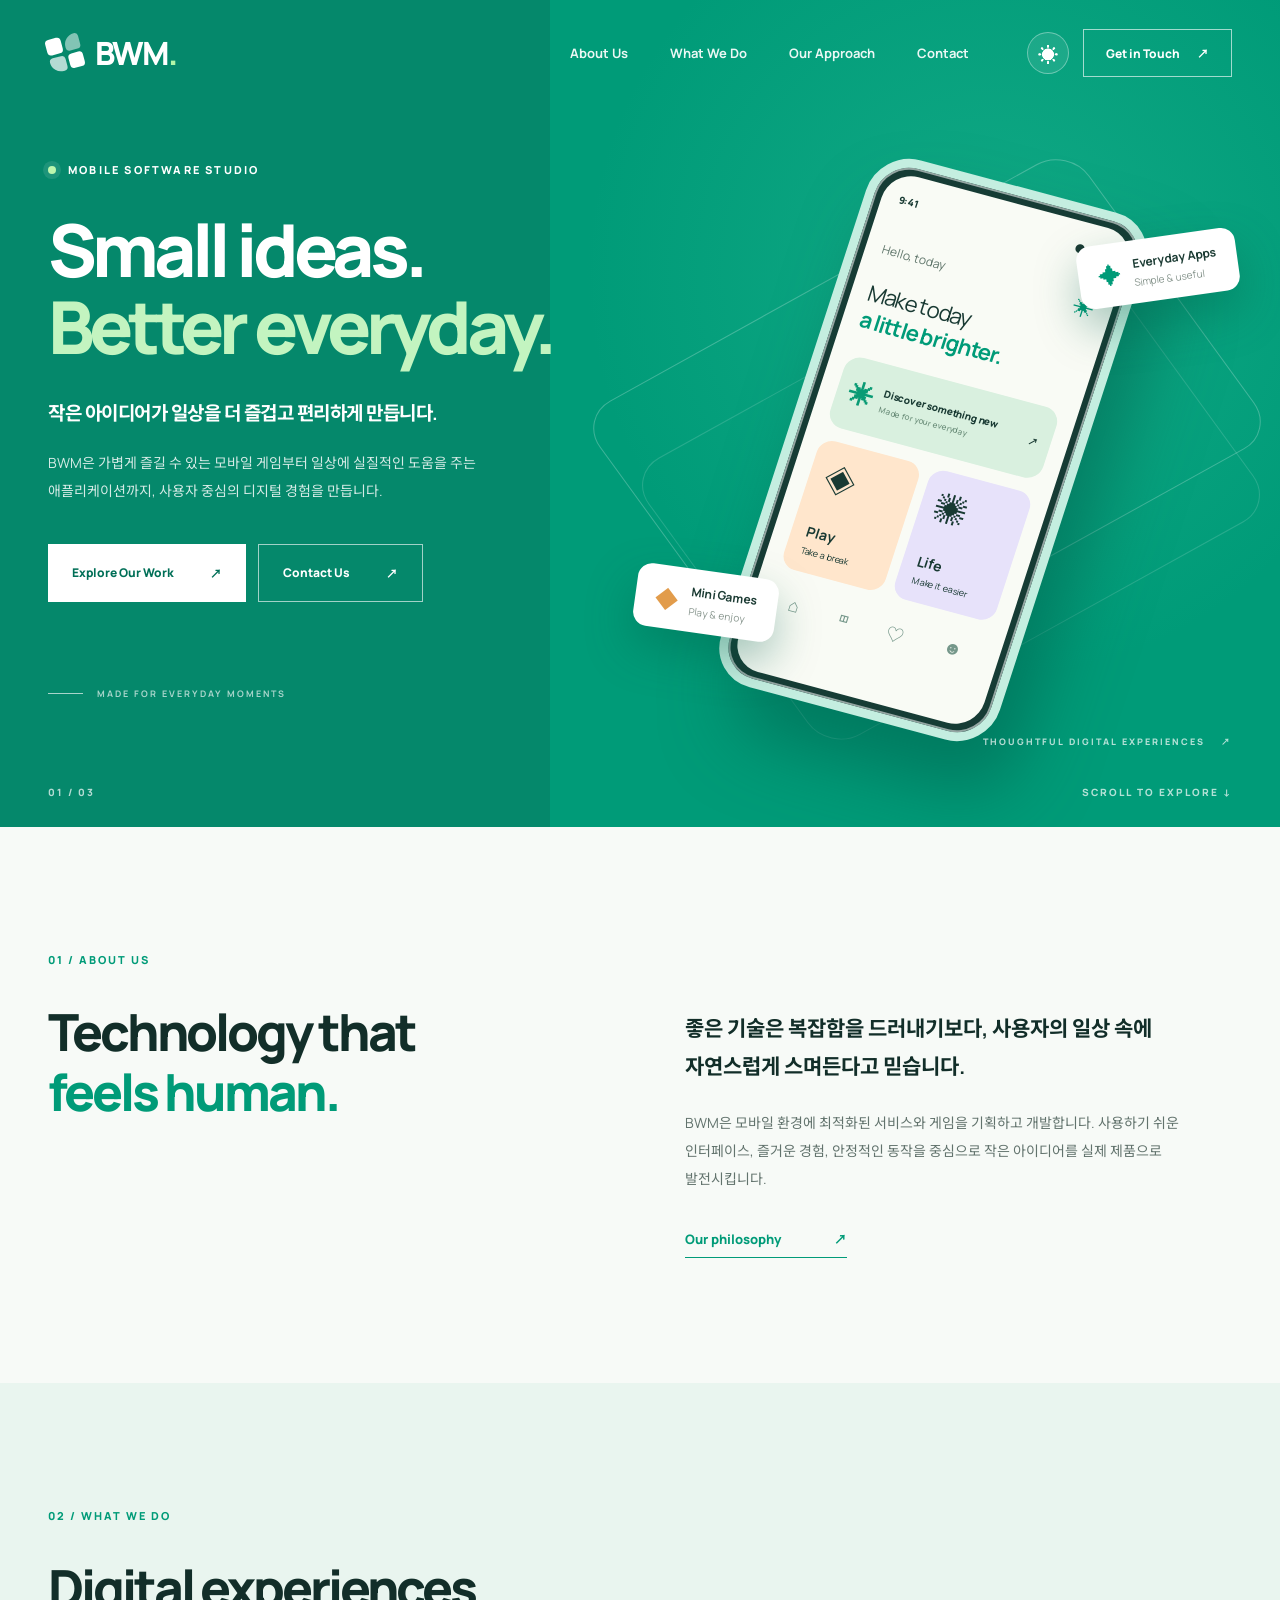
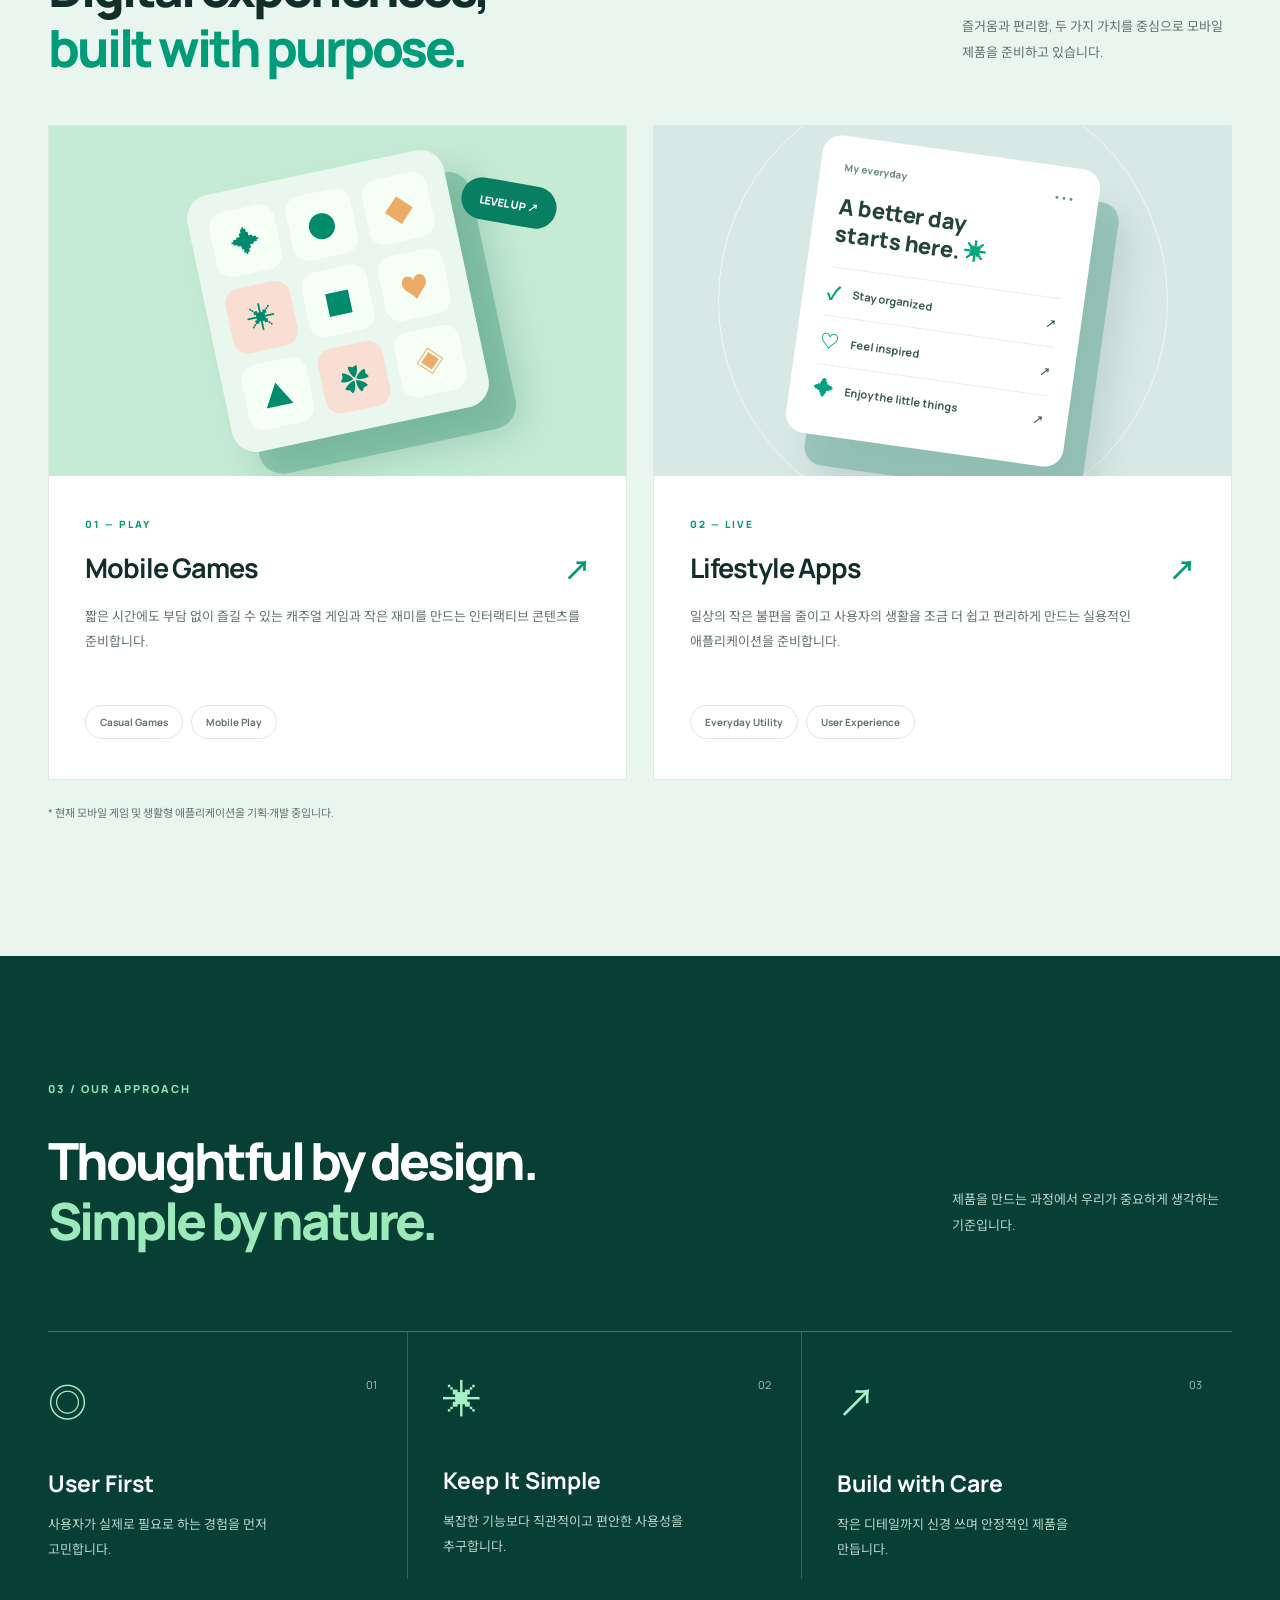
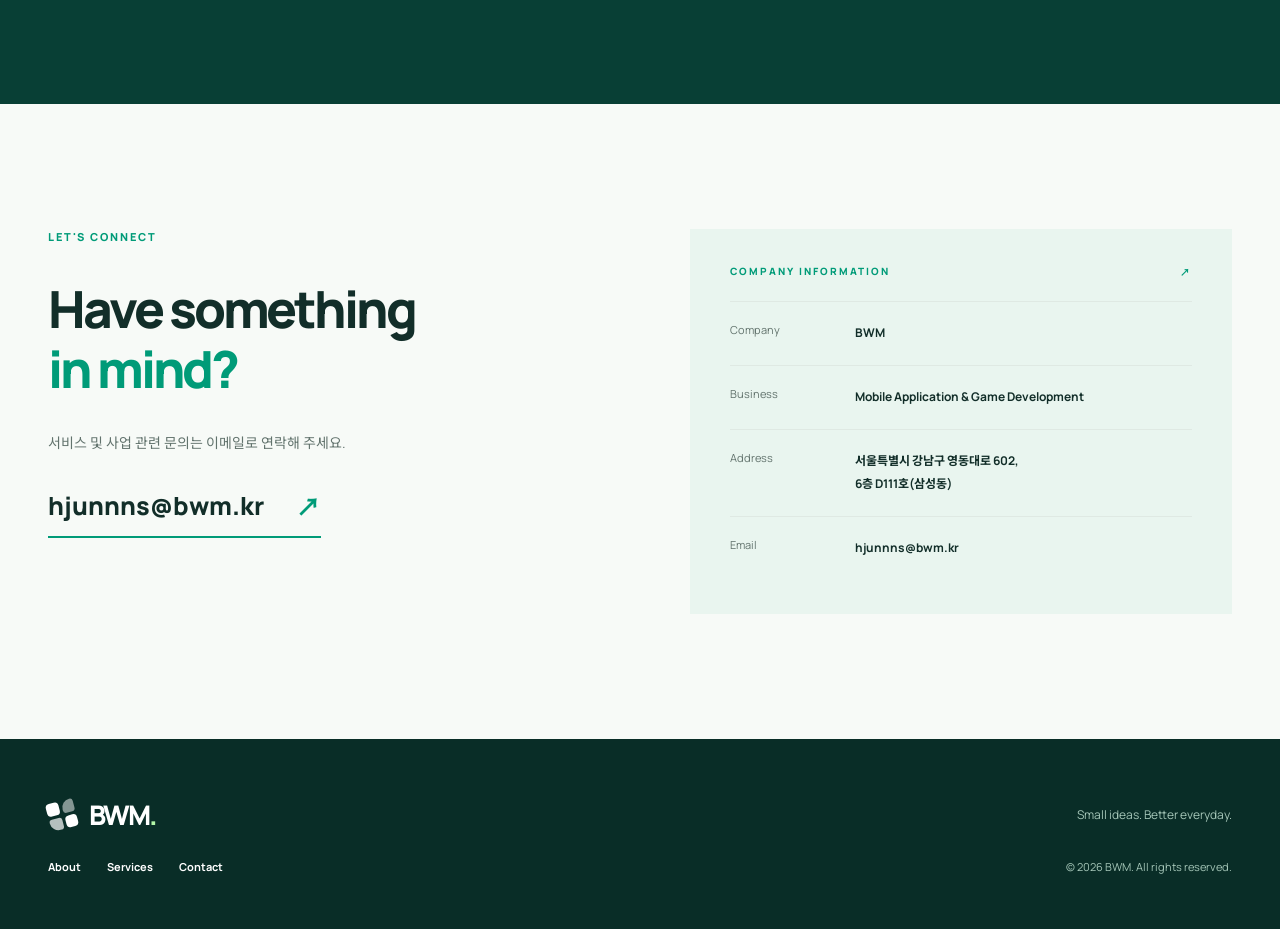
<file: index.html>
<!doctype html>
<html lang="ko" data-theme="light">
<head>
<meta charset="utf-8"><meta name="viewport" content="width=device-width,initial-scale=1"><meta name="theme-color" content="#009b78"><meta name="description" content="BWM은 모바일 게임과 일상에 유용한 애플리케이션을 기획하고 개발하는 모바일 소프트웨어 스튜디오입니다."><title>BWM — Small Ideas, Better Everyday</title>
<link rel="stylesheet" href="styles.css">
<script>try{const t=localStorage.getItem('bwm-theme');document.documentElement.dataset.theme=t|| (matchMedia('(prefers-color-scheme: dark)').matches?'dark':'light')}catch(e){}</script>
</head>
<body>
<header class="header" id="top"><div class="nav wrap"><a class="logo" href="#top" aria-label="BWM 홈"><span class="logo-mark"><i></i><i></i><i></i><i></i></span><span>BWM<span class="logo-dot">.</span></span></a><nav class="nav-links" id="navLinks"><a href="#about">About Us</a><a href="#expertise">What We Do</a><a href="#approach">Our Approach</a><a href="#contact">Contact</a></nav><div class="nav-actions"><button class="theme-toggle" id="themeToggle" aria-label="다크모드 전환"><span class="sun">☀</span><span class="moon">☾</span></button><a class="nav-contact" href="mailto:hjunnns@bwm.kr">Get in Touch <span>↗</span></a><button class="menu-btn" id="menuBtn" aria-label="메뉴 열기" aria-expanded="false"><span></span><span></span></button></div></div></header>
<main>
<section class="hero"><div class="hero-glow"></div><div class="wrap hero-grid"><div class="hero-copy"><div class="eyebrow"><span class="live-dot"></span> MOBILE SOFTWARE STUDIO</div><h1>Small ideas.<br><em>Better everyday.</em></h1><p class="hero-lead">작은 아이디어가 일상을 더 즐겁고 편리하게 만듭니다.</p><p class="hero-sub">BWM은 가볍게 즐길 수 있는 모바일 게임부터 일상에 실질적인 도움을 주는 애플리케이션까지, 사용자 중심의 디지털 경험을 만듭니다.</p><div class="hero-buttons"><a class="btn btn-light" href="#expertise">Explore Our Work <span>↗</span></a><a class="btn btn-outline" href="mailto:hjunnns@bwm.kr">Contact Us <span>↗</span></a></div><div class="hero-bottom"><span class="hero-line"></span> MADE FOR EVERYDAY MOMENTS</div></div><div class="hero-art" aria-label="모바일 애플리케이션을 표현한 일러스트"><div class="orbit orbit-one"></div><div class="orbit orbit-two"></div><div class="floating float-a"><span class="tile-icon">✦</span><span><b>Everyday Apps</b><small>Simple & useful</small></span></div><div class="floating float-b"><span class="tile-icon game-icon">◆</span><span><b>Mini Games</b><small>Play & enjoy</small></span></div><div class="phone"><div class="phone-screen"><div class="phone-top"><span>9:41</span><span>●●● ▰</span></div><div class="app-hello">Hello, today <span>✳</span></div><div class="app-title">Make today<br><strong>a little brighter.</strong></div><div class="app-feature"><div class="feature-sun">✳</div><span>Discover something new<br><small>Made for your everyday</small></span><b>↗</b></div><div class="app-grid"><div class="app-card peach"><span>◈</span><b>Play</b><small>Take a break</small></div><div class="app-card lilac"><span>✺</span><b>Life</b><small>Make it easier</small></div></div><div class="app-tab"><span>⌂</span><span>◫</span><span>♡</span><span>☻</span></div></div></div><div class="art-caption">THOUGHTFUL DIGITAL EXPERIENCES <span>↗</span></div></div></div><div class="hero-index wrap"><span>01 / 03</span><span>SCROLL TO EXPLORE ↓</span></div></section>
<section class="intro section" id="about"><div class="wrap intro-grid"><div><div class="section-tag">01 / ABOUT US</div><h2>Technology that<br><span>feels human.</span></h2></div><div class="intro-text"><p class="large">좋은 기술은 복잡함을 드러내기보다, 사용자의 일상 속에 자연스럽게 스며든다고 믿습니다.</p><p>BWM은 모바일 환경에 최적화된 서비스와 게임을 기획하고 개발합니다. 사용하기 쉬운 인터페이스, 즐거운 경험, 안정적인 동작을 중심으로 작은 아이디어를 실제 제품으로 발전시킵니다.</p><a class="text-link" href="#approach">Our philosophy <span>↗</span></a></div></div></section>
<section class="services section" id="expertise"><div class="wrap"><div class="section-tag">02 / WHAT WE DO</div><div class="section-heading"><h2>Digital experiences,<br><span>built with purpose.</span></h2><p>즐거움과 편리함, 두 가지 가치를 중심으로 모바일 제품을 준비하고 있습니다.</p></div><div class="service-grid"><article class="service-card"><div class="service-visual game-visual"><div class="game-board"><span>✦</span><span>●</span><span>◆</span><span>✳</span><span>■</span><span>♥</span><span>▲</span><span>✿</span><span>◈</span></div><div class="mini-bubble">LEVEL UP ↗</div></div><div class="service-info"><span class="service-no">01 — PLAY</span><h3>Mobile Games <span>↗</span></h3><p>짧은 시간에도 부담 없이 즐길 수 있는 캐주얼 게임과 작은 재미를 만드는 인터랙티브 콘텐츠를 준비합니다.</p><div class="tags"><span>Casual Games</span><span>Mobile Play</span></div></div></article><article class="service-card"><div class="service-visual life-visual"><div class="life-panel"><div class="panel-top"><span>My everyday</span><span>•••</span></div><div class="panel-heading">A better day<br>starts here. <span>✳</span></div><div class="panel-row"><i>✓</i><span>Stay organized</span><b>↗</b></div><div class="panel-row"><i>♡</i><span>Feel inspired</span><b>↗</b></div><div class="panel-row"><i>✦</i><span>Enjoy the little things</span><b>↗</b></div></div><div class="life-circle"></div></div><div class="service-info"><span class="service-no">02 — LIVE</span><h3>Lifestyle Apps <span>↗</span></h3><p>일상의 작은 불편을 줄이고 사용자의 생활을 조금 더 쉽고 편리하게 만드는 실용적인 애플리케이션을 준비합니다.</p><div class="tags"><span>Everyday Utility</span><span>User Experience</span></div></div></article></div><p class="project-note">* 현재 모바일 게임 및 생활형 애플리케이션을 기획·개발 중입니다.</p></div></section>
<section class="values section" id="approach"><div class="wrap"><div class="section-tag light-tag">03 / OUR APPROACH</div><div class="values-head"><h2>Thoughtful by design.<br><span>Simple by nature.</span></h2><p>제품을 만드는 과정에서 우리가 중요하게 생각하는 기준입니다.</p></div><div class="value-grid"><div class="value"><span class="value-icon">◎</span><span class="value-num">01</span><h3>User First</h3><p>사용자가 실제로 필요로 하는 경험을 먼저 고민합니다.</p></div><div class="value"><span class="value-icon">✳</span><span class="value-num">02</span><h3>Keep It Simple</h3><p>복잡한 기능보다 직관적이고 편안한 사용성을 추구합니다.</p></div><div class="value"><span class="value-icon">↗</span><span class="value-num">03</span><h3>Build with Care</h3><p>작은 디테일까지 신경 쓰며 안정적인 제품을 만듭니다.</p></div></div></div></section>
<section class="contact section" id="contact"><div class="wrap contact-grid"><div><div class="section-tag">LET'S CONNECT</div><h2>Have something<br><span>in mind?</span></h2><p>서비스 및 사업 관련 문의는 이메일로 연락해 주세요.</p><a class="contact-email" href="mailto:hjunnns@bwm.kr">hjunnns@bwm.kr <span>↗</span></a></div><div class="contact-card"><div class="contact-card-top">COMPANY INFORMATION <span>↗</span></div><div class="detail"><small>Company</small><strong>BWM</strong></div><div class="detail"><small>Business</small><strong>Mobile Application & Game Development</strong></div><div class="detail"><small>Address</small><strong>서울특별시 강남구 영동대로 602,<br>6층 D111호(삼성동)</strong></div><div class="detail"><small>Email</small><strong><a href="mailto:hjunnns@bwm.kr">hjunnns@bwm.kr</a></strong></div></div></div></section>
</main>
<footer><div class="wrap footer-inner"><a class="logo footer-logo" href="#top"><span class="logo-mark"><i></i><i></i><i></i><i></i></span><span>BWM<span class="logo-dot">.</span></span></a><p>Small ideas. Better everyday.</p><div class="footer-links"><a href="#about">About</a><a href="#expertise">Services</a><a href="#contact">Contact</a></div><small>© <span id="year"></span> BWM. All rights reserved.</small></div></footer>
<script src="script.js"></script>
</body></html>
</file>
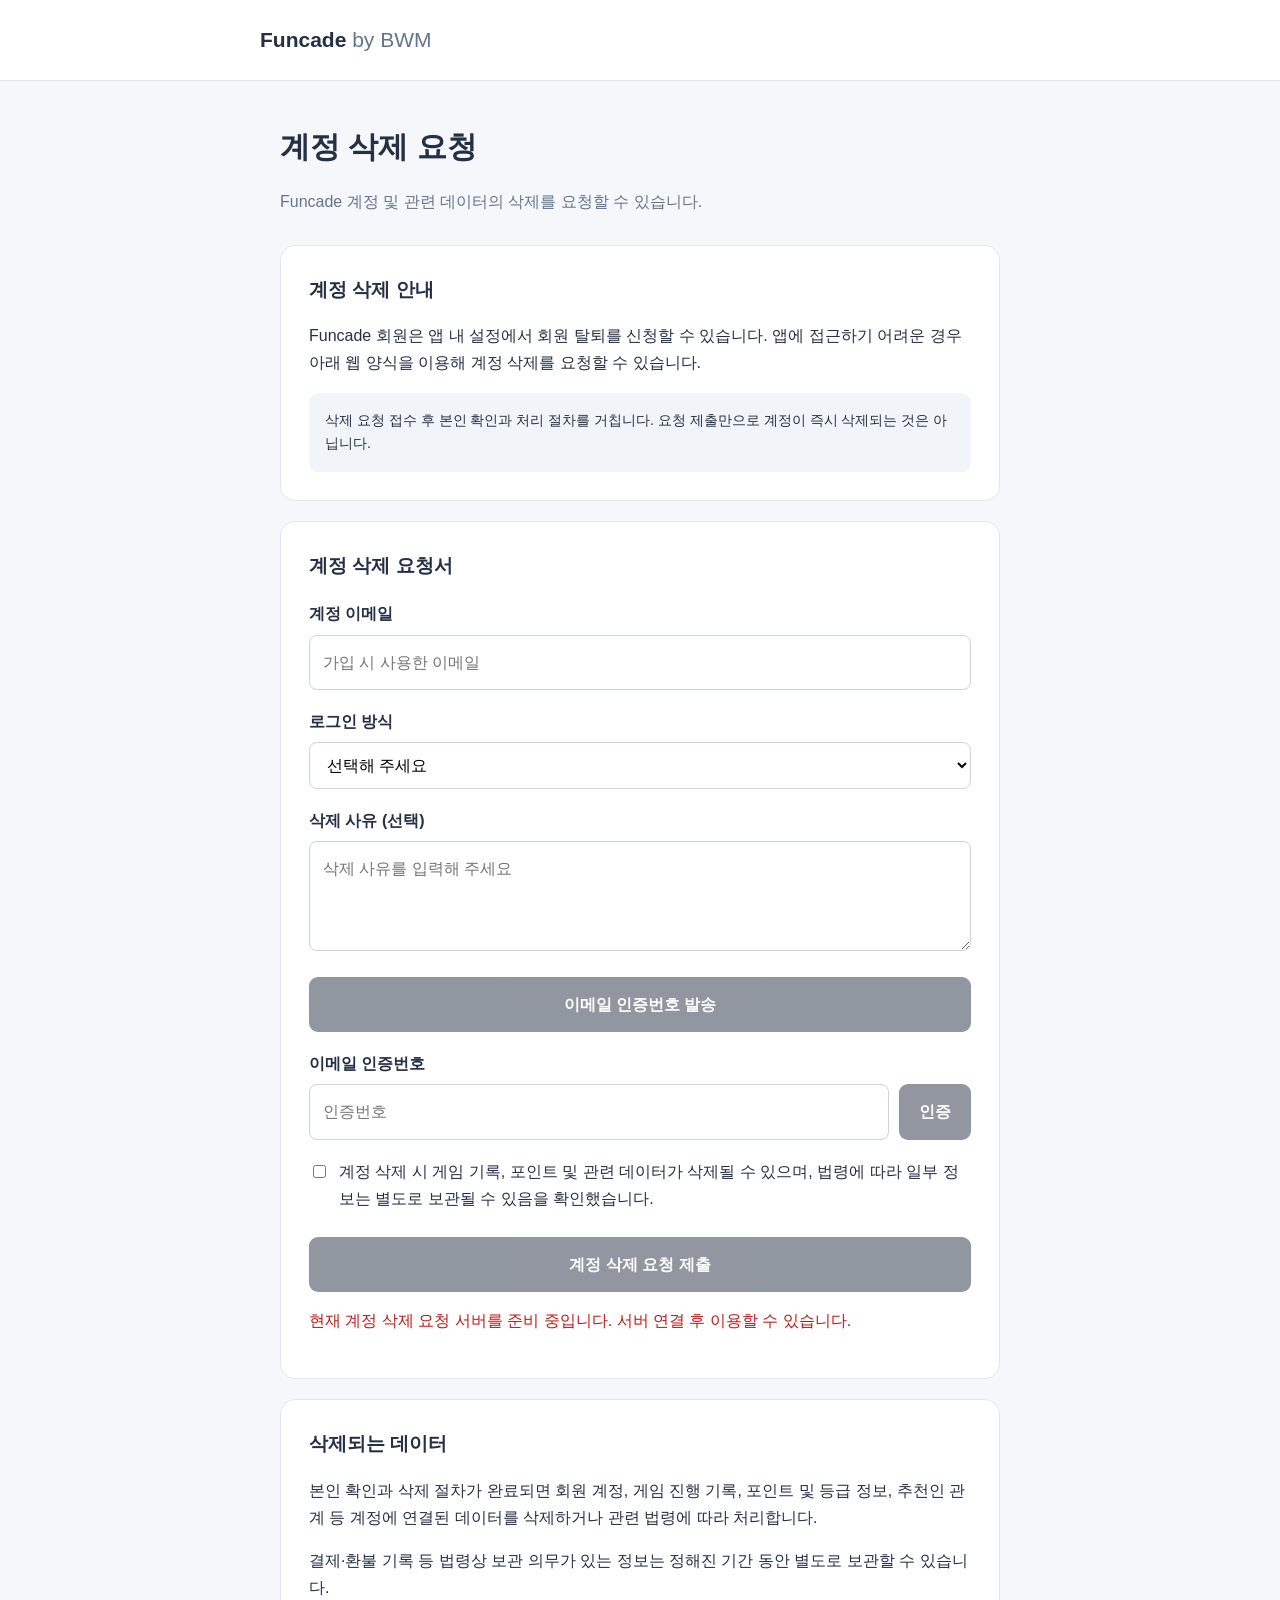
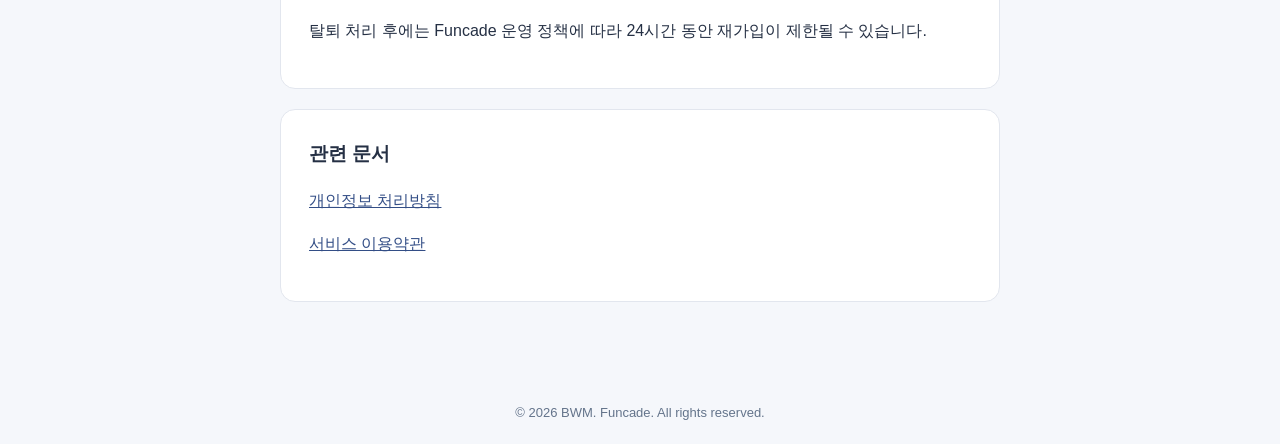
<file: funcade/account-delete.html>
<!DOCTYPE html>
<html lang="ko">
<head>
<meta charset="UTF-8">
<meta name="viewport" content="width=device-width, initial-scale=1">
<meta name="description" content="BWM Funcade 계정 삭제 요청">
<title>Funcade | 계정 삭제 요청</title>

<style>
:root {
  font-family: -apple-system, BlinkMacSystemFont,
    "Apple SD Gothic Neo", "Malgun Gothic", sans-serif;
  color: #253044;
  background: #f5f7fb;
}
* { box-sizing: border-box; }
body { margin: 0; line-height: 1.7; }

header {
  background: #fff;
  border-bottom: 1px solid #e2e6ee;
  padding: 22px 20px;
}
header .inner, main, footer {
  max-width: 760px;
  margin: auto;
}
.brand { font-weight: 800; font-size: 21px; }
.brand span { color: #64748b; font-weight: 400; }

main { padding: 40px 20px 60px; }
h1 { font-size: 30px; margin: 0 0 10px; }
h2 { font-size: 19px; margin-top: 0; }
.subtitle { color: #64748b; margin-bottom: 30px; }

.card {
  background: #fff;
  border: 1px solid #e2e6ee;
  border-radius: 15px;
  padding: 28px;
  margin-bottom: 20px;
}
label {
  display: block;
  font-weight: 600;
  margin: 18px 0 7px;
}
input, select, textarea {
  width: 100%;
  padding: 13px;
  border: 1px solid #cbd5e1;
  border-radius: 8px;
  font: inherit;
  background: #fff;
}
input:focus, select:focus, textarea:focus {
  outline: 2px solid #64748b;
}
button {
  background: #253044;
  color: white;
  border: 0;
  border-radius: 9px;
  padding: 14px 20px;
  font: inherit;
  font-weight: 700;
  cursor: pointer;
}
button:disabled { opacity: .5; cursor: not-allowed; }
.full { width: 100%; margin-top: 18px; }

.inline {
  display: flex;
  gap: 10px;
  align-items: center;
}
.inline input { flex: 1; min-width: 0; }
.inline button { white-space: nowrap; }

.check {
  display: flex;
  align-items: flex-start;
  gap: 10px;
  font-weight: 400;
}
.check input { width: auto; margin-top: 7px; }

.note {
  background: #f1f5f9;
  padding: 16px;
  border-radius: 9px;
  font-size: 14px;
}
#status { margin-top: 15px; white-space: pre-wrap; }
.error { color: #b91c1c; }
.success { color: #166534; }

footer {
  padding: 20px;
  color: #64748b;
  font-size: 13px;
  text-align: center;
}
a { color: #334e86; }

@media(max-width: 600px) {
  main { padding: 25px 15px; }
  .card { padding: 20px; }
  h1 { font-size: 25px; }
}
</style>
</head>

<body>

<header>
  <div class="inner">
    <div class="brand">Funcade <span>by BWM</span></div>
  </div>
</header>

<main>
  <h1>계정 삭제 요청</h1>
  <p class="subtitle">
    Funcade 계정 및 관련 데이터의 삭제를 요청할 수 있습니다.
  </p>

  <section class="card">
    <h2>계정 삭제 안내</h2>
    <p>
      Funcade 회원은 앱 내 설정에서 회원 탈퇴를
      신청할 수 있습니다.
      앱에 접근하기 어려운 경우 아래 웹 양식을 이용해
      계정 삭제를 요청할 수 있습니다.
    </p>
    <div class="note">
      삭제 요청 접수 후 본인 확인과 처리 절차를 거칩니다.
      요청 제출만으로 계정이 즉시 삭제되는 것은 아닙니다.
    </div>
  </section>

  <section class="card">
    <h2>계정 삭제 요청서</h2>

    <form id="deleteForm">

      <label for="email">계정 이메일</label>
      <input id="email" type="email"
        autocomplete="email"
        placeholder="가입 시 사용한 이메일" required>

      <label for="provider">로그인 방식</label>
      <select id="provider" required>
        <option value="">선택해 주세요</option>
        <option value="APPLE">Apple 로그인</option>
        <option value="GOOGLE">Google 로그인</option>
        <option value="GUEST">게스트 계정</option>
      </select>

      <label for="reason">삭제 사유 (선택)</label>
      <textarea id="reason" rows="3"
        maxlength="500"
        placeholder="삭제 사유를 입력해 주세요"></textarea>

      <button type="button" id="sendCode" class="full">
        이메일 인증번호 발송
      </button>

      <label for="code">이메일 인증번호</label>
      <div class="inline">
        <input id="code" type="text"
          inputmode="numeric" maxlength="8"
          autocomplete="one-time-code"
          placeholder="인증번호">
        <button type="button" id="verifyCode">인증</button>
      </div>

      <label class="check">
        <input type="checkbox" id="consent" required>
        <span>
          계정 삭제 시 게임 기록, 포인트 및
          관련 데이터가 삭제될 수 있으며,
          법령에 따라 일부 정보는 별도로 보관될 수
          있음을 확인했습니다.
        </span>
      </label>

      <button type="submit" id="submitBtn"
        class="full" disabled>
        계정 삭제 요청 제출
      </button>

      <p id="status" role="status" aria-live="polite"></p>

    </form>
  </section>

  <section class="card">
    <h2>삭제되는 데이터</h2>
    <p>
      본인 확인과 삭제 절차가 완료되면 회원 계정,
      게임 진행 기록, 포인트 및 등급 정보,
      추천인 관계 등 계정에 연결된 데이터를
      삭제하거나 관련 법령에 따라 처리합니다.
    </p>
    <p>
      결제·환불 기록 등 법령상 보관 의무가 있는
      정보는 정해진 기간 동안 별도로 보관할 수 있습니다.
    </p>
    <p>
      탈퇴 처리 후에는 Funcade 운영 정책에 따라
      24시간 동안 재가입이 제한될 수 있습니다.
    </p>
  </section>

  <section class="card">
    <h2>관련 문서</h2>
    <p><a href="./privacy.html">개인정보 처리방침</a></p>
    <p><a href="./terms.html">서비스 이용약관</a></p>
  </section>
</main>

<footer>
  © 2026 BWM. Funcade. All rights reserved.
</footer>

<script>
"use strict";

// 실제 Spring Boot API 주소로 변경
const API_BASE_URL = "";

const $ = id => document.getElementById(id);
const configured = /^https:\/\/[^/]+/.test(API_BASE_URL);

let verified = false;
let verificationToken = "";

function status(message, error = false) {
  $("status").textContent = message;
  $("status").className = error ? "error" : "success";
}

function resetVerification() {
  verified = false;
  verificationToken = "";
  $("submitBtn").disabled = true;
}

async function api(path, body) {
  const response = await fetch(API_BASE_URL + path, {
    method: "POST",
    headers: { "Content-Type": "application/json" },
    body: JSON.stringify(body)
  });

  let result = {};
  try {
    result = await response.json();
  } catch (_) {}

  if (!response.ok) {
    throw new Error(
      result.message || "요청 처리에 실패했습니다."
    );
  }
  return result;
}

$("email").addEventListener("input", resetVerification);
$("provider").addEventListener("change", resetVerification);

$("sendCode").addEventListener("click", async () => {
  if (!configured) return;

  const email = $("email").value.trim();
  const provider = $("provider").value;

  if (!email || !$("email").checkValidity() || !provider) {
    return status(
      "이메일과 로그인 방식을 확인해 주세요.", true
    );
  }

  try {
    $("sendCode").disabled = true;

    await api("/api/v1/account-deletion/verification", {
      email, provider
    });

    status(
      "인증 요청이 접수되었습니다. 이메일을 확인해 주세요."
    );
  } catch (e) {
    status(e.message, true);
  } finally {
    $("sendCode").disabled = false;
  }
});

$("verifyCode").addEventListener("click", async () => {
  if (!configured) return;

  try {
    const result = await api(
      "/api/v1/account-deletion/verification/confirm",
      {
        email: $("email").value.trim(),
        provider: $("provider").value,
        code: $("code").value.trim()
      }
    );

    if (!result.verificationToken) {
      throw new Error(
        "인증 결과를 확인할 수 없습니다."
      );
    }

    verificationToken = result.verificationToken;
    verified = true;
    $("submitBtn").disabled = false;

    status("이메일 인증이 완료되었습니다.");
  } catch (e) {
    resetVerification();
    status(e.message, true);
  }
});

$("deleteForm").addEventListener("submit", async e => {
  e.preventDefault();

  if (!configured || !verified || !$("consent").checked) {
    return;
  }

  if (!confirm("계정 삭제를 요청하시겠습니까?")) {
    return;
  }

  $("submitBtn").disabled = true;

  try {
    const result = await api(
      "/api/v1/account-deletion/requests",
      {
        verificationToken,
        reason: $("reason").value.trim()
      }
    );

    status(
      "계정 삭제 요청이 접수되었습니다." +
      (result.requestId
        ? "\n접수번호: " + result.requestId
        : "")
    );

    verified = false;
    verificationToken = "";

  } catch (e) {
    $("submitBtn").disabled = false;
    status(e.message, true);
  }
});

if (!configured) {
  $("sendCode").disabled = true;
  $("verifyCode").disabled = true;

  status(
    "현재 계정 삭제 요청 서버를 준비 중입니다. " +
    "서버 연결 후 이용할 수 있습니다.",
    true
  );
}
</script>

</body>
</html>
</file>
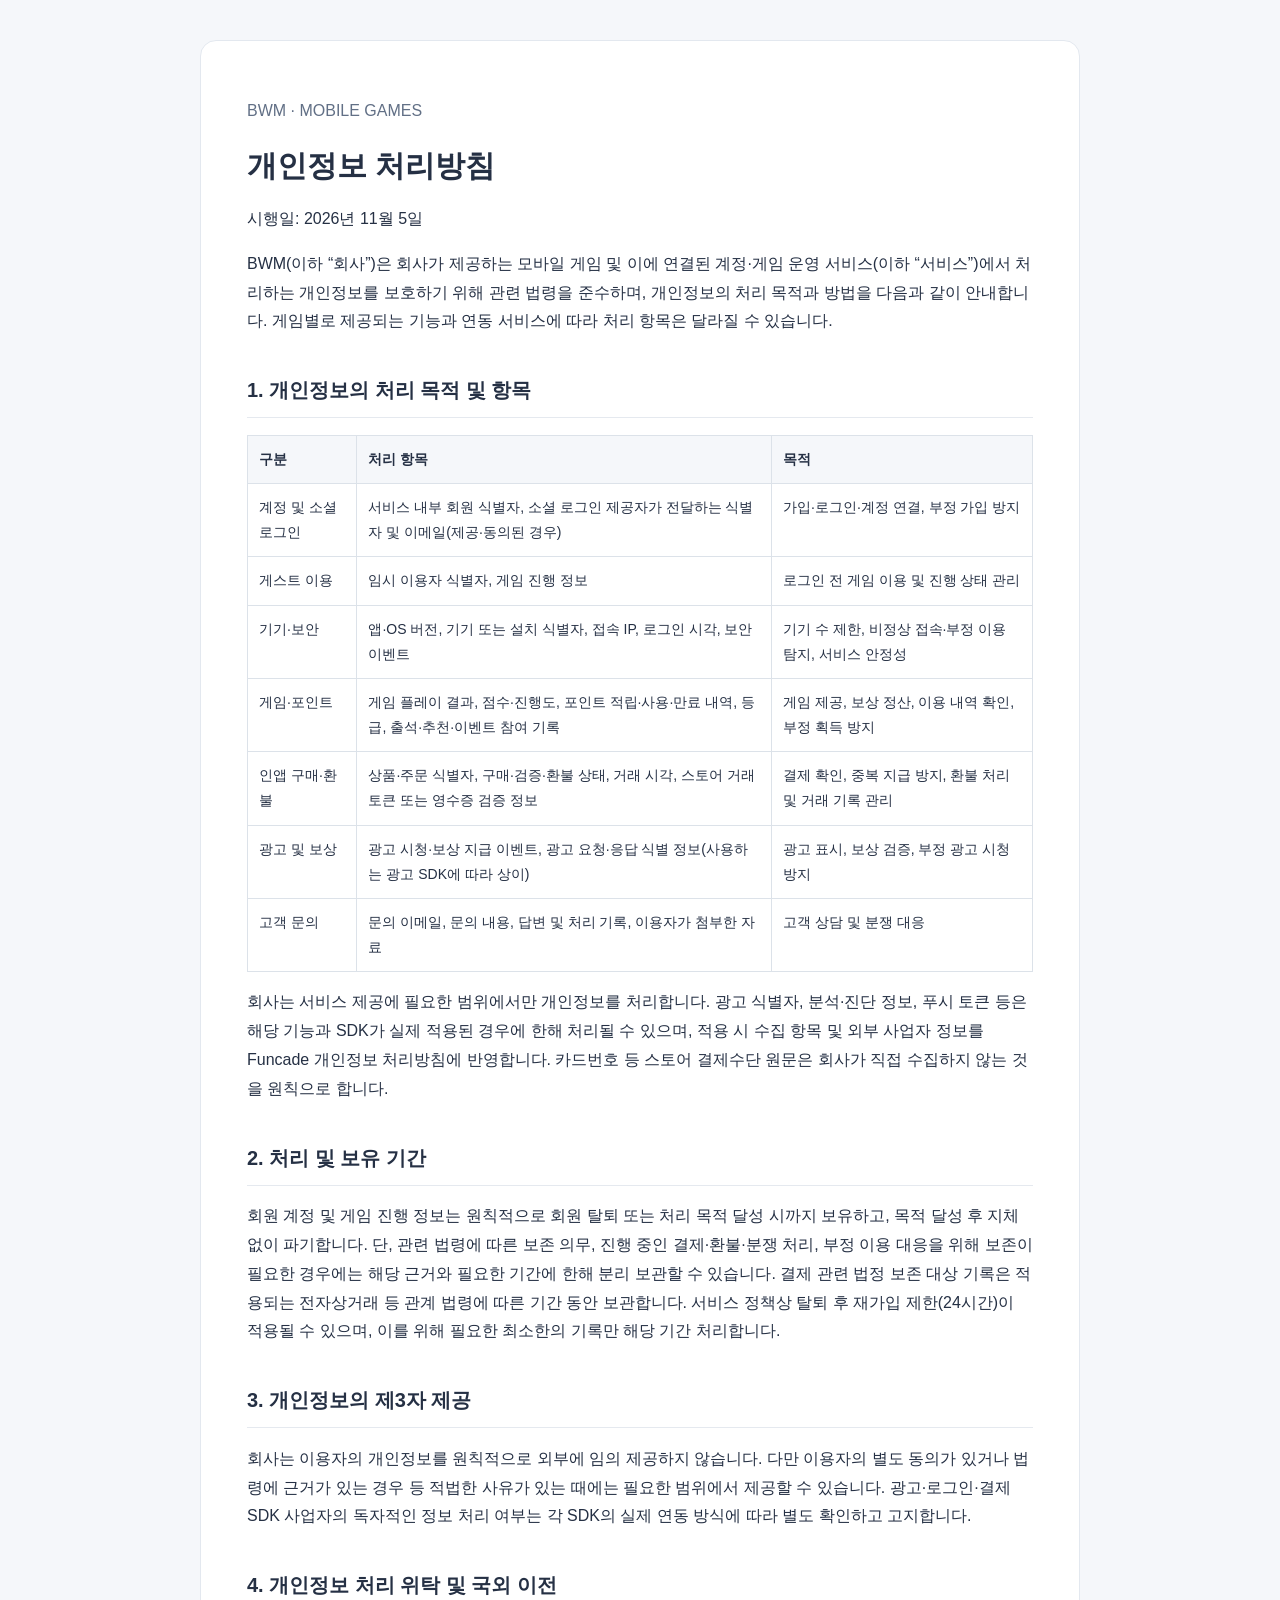
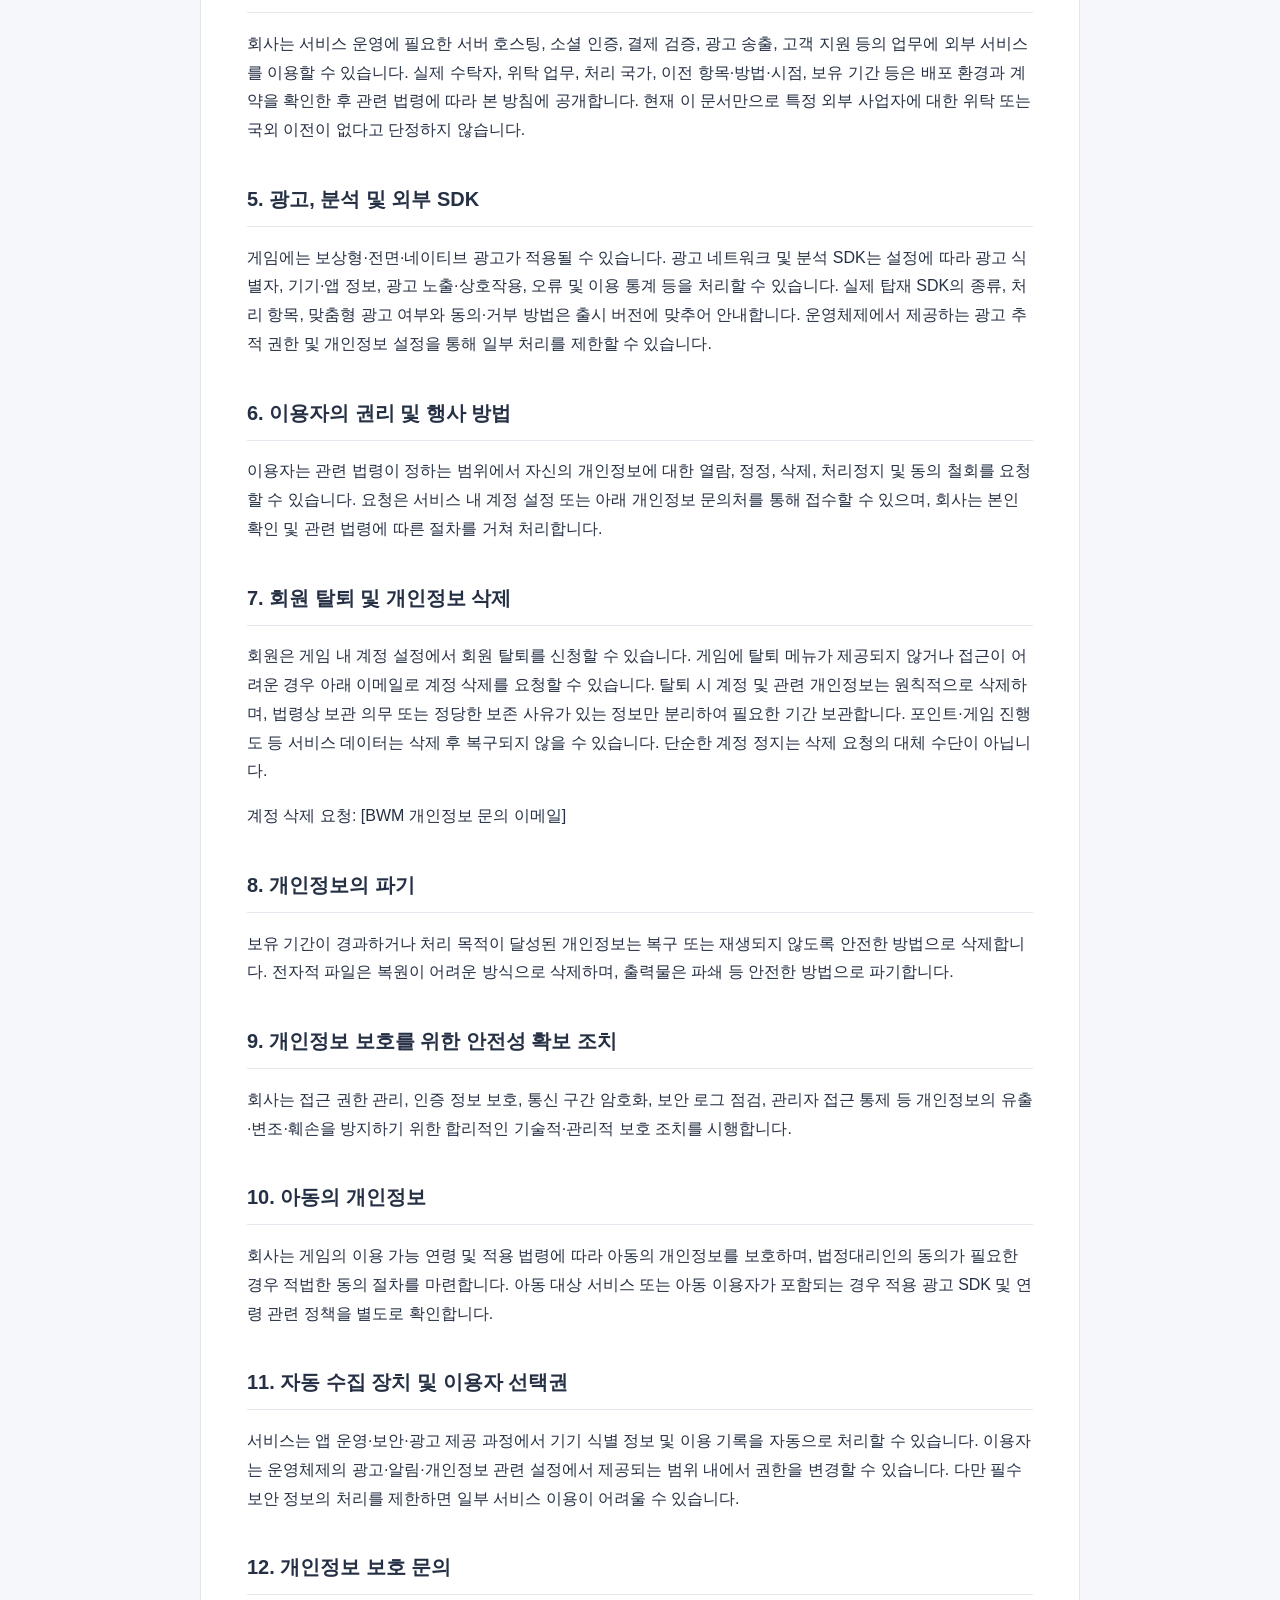
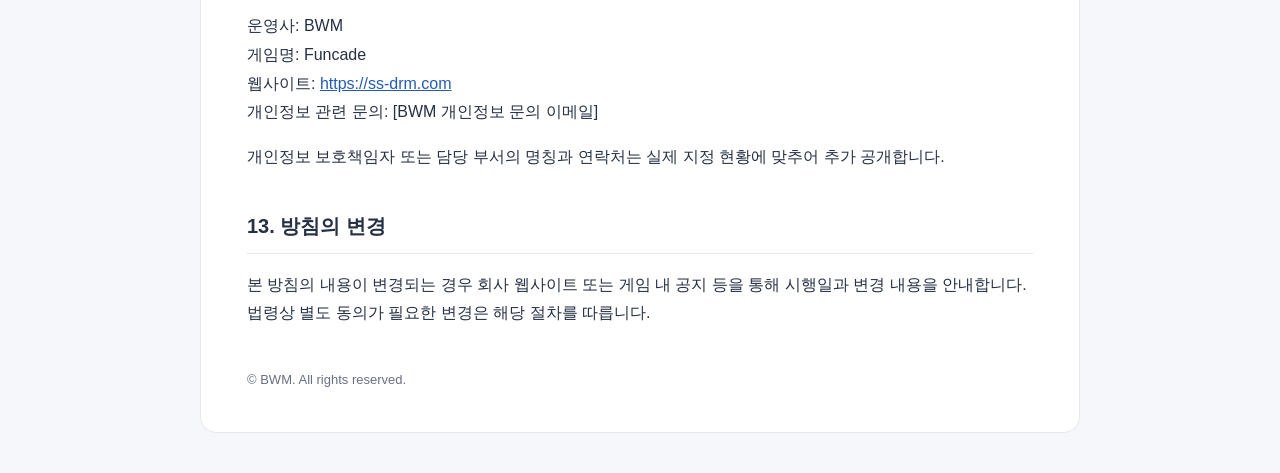
<file: funcade/privacy.html>
<!doctype html>
<html lang="ko"><head><meta charset="utf-8"><meta name="viewport" content="width=device-width,initial-scale=1"><meta name="robots" content="index,follow"><title>개인정보 처리방침 | Funcade · BWM</title><style>:root{color-scheme:light}*{box-sizing:border-box}body{margin:0;background:#f5f7fa;color:#253044;font:16px/1.8 -apple-system,BlinkMacSystemFont,'Noto Sans KR',sans-serif}.wrap{max-width:880px;margin:40px auto;padding:40px 46px;background:white;border:1px solid #e3e8ef;border-radius:16px}h1{font-size:30px;line-height:1.3}h2{font-size:20px;margin-top:36px;border-bottom:1px solid #e5e9ef;padding-bottom:9px}p,li{overflow-wrap:anywhere}.muted{color:#627086}.note{background:#f0f5ff;border-left:4px solid #4269ba;padding:14px 18px;border-radius:5px}table{width:100%;border-collapse:collapse;font-size:14px}th,td{border:1px solid #dce2e9;padding:11px;text-align:left;vertical-align:top}th{background:#f5f7fa}a{color:#245cb3}footer{margin-top:40px;color:#667085;font-size:13px}@media(max-width:700px){.wrap{margin:0;padding:24px 18px;border:0;border-radius:0}h1{font-size:25px}table{display:block;overflow-x:auto;white-space:normal}}@media print{body{background:#fff}.wrap{border:0;margin:0;padding:0;max-width:none}}</style></head><body><main class="wrap"><header><p class="muted">BWM · MOBILE GAMES</p><h1>개인정보 처리방침</h1><p>시행일: 2026년 11월 5일</p></header><p>BWM(이하 “회사”)은 회사가 제공하는 모바일 게임 및 이에 연결된 계정·게임 운영 서비스(이하 “서비스”)에서 처리하는 개인정보를 보호하기 위해 관련 법령을 준수하며, 개인정보의 처리 목적과 방법을 다음과 같이 안내합니다. 게임별로 제공되는 기능과 연동 서비스에 따라 처리 항목은 달라질 수 있습니다.</p>
<h2>1. 개인정보의 처리 목적 및 항목</h2><table><thead><tr><th>구분</th><th>처리 항목</th><th>목적</th></tr></thead><tbody><tr><td>계정 및 소셜 로그인</td><td>서비스 내부 회원 식별자, 소셜 로그인 제공자가 전달하는 식별자 및 이메일(제공·동의된 경우)</td><td>가입·로그인·계정 연결, 부정 가입 방지</td></tr><tr><td>게스트 이용</td><td>임시 이용자 식별자, 게임 진행 정보</td><td>로그인 전 게임 이용 및 진행 상태 관리</td></tr><tr><td>기기·보안</td><td>앱·OS 버전, 기기 또는 설치 식별자, 접속 IP, 로그인 시각, 보안 이벤트</td><td>기기 수 제한, 비정상 접속·부정 이용 탐지, 서비스 안정성</td></tr><tr><td>게임·포인트</td><td>게임 플레이 결과, 점수·진행도, 포인트 적립·사용·만료 내역, 등급, 출석·추천·이벤트 참여 기록</td><td>게임 제공, 보상 정산, 이용 내역 확인, 부정 획득 방지</td></tr><tr><td>인앱 구매·환불</td><td>상품·주문 식별자, 구매·검증·환불 상태, 거래 시각, 스토어 거래 토큰 또는 영수증 검증 정보</td><td>결제 확인, 중복 지급 방지, 환불 처리 및 거래 기록 관리</td></tr><tr><td>광고 및 보상</td><td>광고 시청·보상 지급 이벤트, 광고 요청·응답 식별 정보(사용하는 광고 SDK에 따라 상이)</td><td>광고 표시, 보상 검증, 부정 광고 시청 방지</td></tr><tr><td>고객 문의</td><td>문의 이메일, 문의 내용, 답변 및 처리 기록, 이용자가 첨부한 자료</td><td>고객 상담 및 분쟁 대응</td></tr></tbody></table><p>회사는 서비스 제공에 필요한 범위에서만 개인정보를 처리합니다. 광고 식별자, 분석·진단 정보, 푸시 토큰 등은 해당 기능과 SDK가 실제 적용된 경우에 한해 처리될 수 있으며, 적용 시 수집 항목 및 외부 사업자 정보를 Funcade 개인정보 처리방침에 반영합니다. 카드번호 등 스토어 결제수단 원문은 회사가 직접 수집하지 않는 것을 원칙으로 합니다.</p>
<h2>2. 처리 및 보유 기간</h2><p>회원 계정 및 게임 진행 정보는 원칙적으로 회원 탈퇴 또는 처리 목적 달성 시까지 보유하고, 목적 달성 후 지체 없이 파기합니다. 단, 관련 법령에 따른 보존 의무, 진행 중인 결제·환불·분쟁 처리, 부정 이용 대응을 위해 보존이 필요한 경우에는 해당 근거와 필요한 기간에 한해 분리 보관할 수 있습니다. 결제 관련 법정 보존 대상 기록은 적용되는 전자상거래 등 관계 법령에 따른 기간 동안 보관합니다. 서비스 정책상 탈퇴 후 재가입 제한(24시간)이 적용될 수 있으며, 이를 위해 필요한 최소한의 기록만 해당 기간 처리합니다.</p>
<h2>3. 개인정보의 제3자 제공</h2><p>회사는 이용자의 개인정보를 원칙적으로 외부에 임의 제공하지 않습니다. 다만 이용자의 별도 동의가 있거나 법령에 근거가 있는 경우 등 적법한 사유가 있는 때에는 필요한 범위에서 제공할 수 있습니다. 광고·로그인·결제 SDK 사업자의 독자적인 정보 처리 여부는 각 SDK의 실제 연동 방식에 따라 별도 확인하고 고지합니다.</p>
<h2>4. 개인정보 처리 위탁 및 국외 이전</h2><p>회사는 서비스 운영에 필요한 서버 호스팅, 소셜 인증, 결제 검증, 광고 송출, 고객 지원 등의 업무에 외부 서비스를 이용할 수 있습니다. 실제 수탁자, 위탁 업무, 처리 국가, 이전 항목·방법·시점, 보유 기간 등은 배포 환경과 계약을 확인한 후 관련 법령에 따라 본 방침에 공개합니다. 현재 이 문서만으로 특정 외부 사업자에 대한 위탁 또는 국외 이전이 없다고 단정하지 않습니다.</p>
<h2>5. 광고, 분석 및 외부 SDK</h2><p>게임에는 보상형·전면·네이티브 광고가 적용될 수 있습니다. 광고 네트워크 및 분석 SDK는 설정에 따라 광고 식별자, 기기·앱 정보, 광고 노출·상호작용, 오류 및 이용 통계 등을 처리할 수 있습니다. 실제 탑재 SDK의 종류, 처리 항목, 맞춤형 광고 여부와 동의·거부 방법은 출시 버전에 맞추어 안내합니다. 운영체제에서 제공하는 광고 추적 권한 및 개인정보 설정을 통해 일부 처리를 제한할 수 있습니다.</p>
<h2>6. 이용자의 권리 및 행사 방법</h2><p>이용자는 관련 법령이 정하는 범위에서 자신의 개인정보에 대한 열람, 정정, 삭제, 처리정지 및 동의 철회를 요청할 수 있습니다. 요청은 서비스 내 계정 설정 또는 아래 개인정보 문의처를 통해 접수할 수 있으며, 회사는 본인 확인 및 관련 법령에 따른 절차를 거쳐 처리합니다.</p>
<h2>7. 회원 탈퇴 및 개인정보 삭제</h2><p>회원은 게임 내 계정 설정에서 회원 탈퇴를 신청할 수 있습니다. 게임에 탈퇴 메뉴가 제공되지 않거나 접근이 어려운 경우 아래 이메일로 계정 삭제를 요청할 수 있습니다. 탈퇴 시 계정 및 관련 개인정보는 원칙적으로 삭제하며, 법령상 보관 의무 또는 정당한 보존 사유가 있는 정보만 분리하여 필요한 기간 보관합니다. 포인트·게임 진행도 등 서비스 데이터는 삭제 후 복구되지 않을 수 있습니다. 단순한 계정 정지는 삭제 요청의 대체 수단이 아닙니다.</p><p>계정 삭제 요청: [BWM 개인정보 문의 이메일]</p>
<h2>8. 개인정보의 파기</h2><p>보유 기간이 경과하거나 처리 목적이 달성된 개인정보는 복구 또는 재생되지 않도록 안전한 방법으로 삭제합니다. 전자적 파일은 복원이 어려운 방식으로 삭제하며, 출력물은 파쇄 등 안전한 방법으로 파기합니다.</p>
<h2>9. 개인정보 보호를 위한 안전성 확보 조치</h2><p>회사는 접근 권한 관리, 인증 정보 보호, 통신 구간 암호화, 보안 로그 점검, 관리자 접근 통제 등 개인정보의 유출·변조·훼손을 방지하기 위한 합리적인 기술적·관리적 보호 조치를 시행합니다.</p>
<h2>10. 아동의 개인정보</h2><p>회사는 게임의 이용 가능 연령 및 적용 법령에 따라 아동의 개인정보를 보호하며, 법정대리인의 동의가 필요한 경우 적법한 동의 절차를 마련합니다. 아동 대상 서비스 또는 아동 이용자가 포함되는 경우 적용 광고 SDK 및 연령 관련 정책을 별도로 확인합니다.</p>
<h2>11. 자동 수집 장치 및 이용자 선택권</h2><p>서비스는 앱 운영·보안·광고 제공 과정에서 기기 식별 정보 및 이용 기록을 자동으로 처리할 수 있습니다. 이용자는 운영체제의 광고·알림·개인정보 관련 설정에서 제공되는 범위 내에서 권한을 변경할 수 있습니다. 다만 필수 보안 정보의 처리를 제한하면 일부 서비스 이용이 어려울 수 있습니다.</p>
<h2>12. 개인정보 보호 문의</h2><p>운영사: BWM<br>게임명: Funcade<br>웹사이트: <a href="[BWM 공식 웹사이트 주소]">https://ss-drm.com</a><br>개인정보 관련 문의: [BWM 개인정보 문의 이메일]</p><p>개인정보 보호책임자 또는 담당 부서의 명칭과 연락처는 실제 지정 현황에 맞추어 추가 공개합니다.</p>
<h2>13. 방침의 변경</h2><p>본 방침의 내용이 변경되는 경우 회사 웹사이트 또는 게임 내 공지 등을 통해 시행일과 변경 내용을 안내합니다. 법령상 별도 동의가 필요한 변경은 해당 절차를 따릅니다.</p><footer>© BWM. All rights reserved.</footer></main></body></html>
</file>
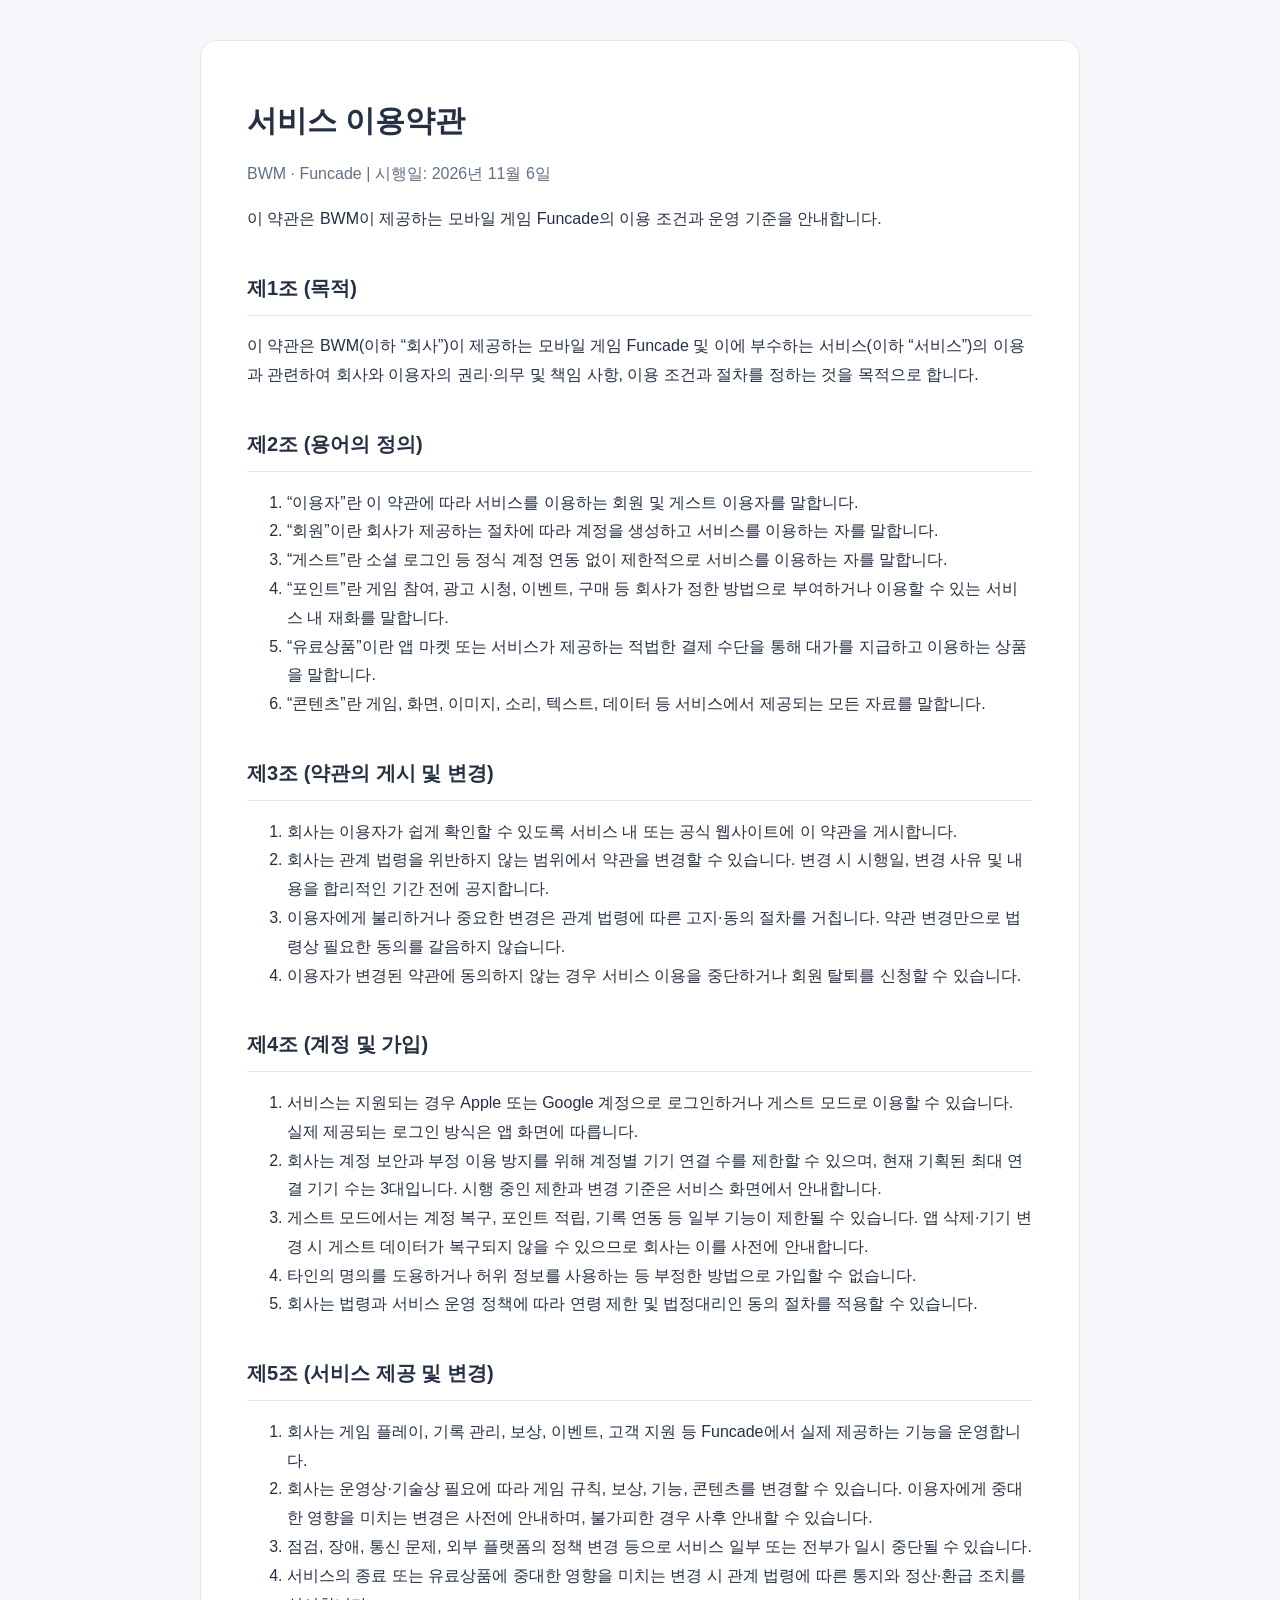
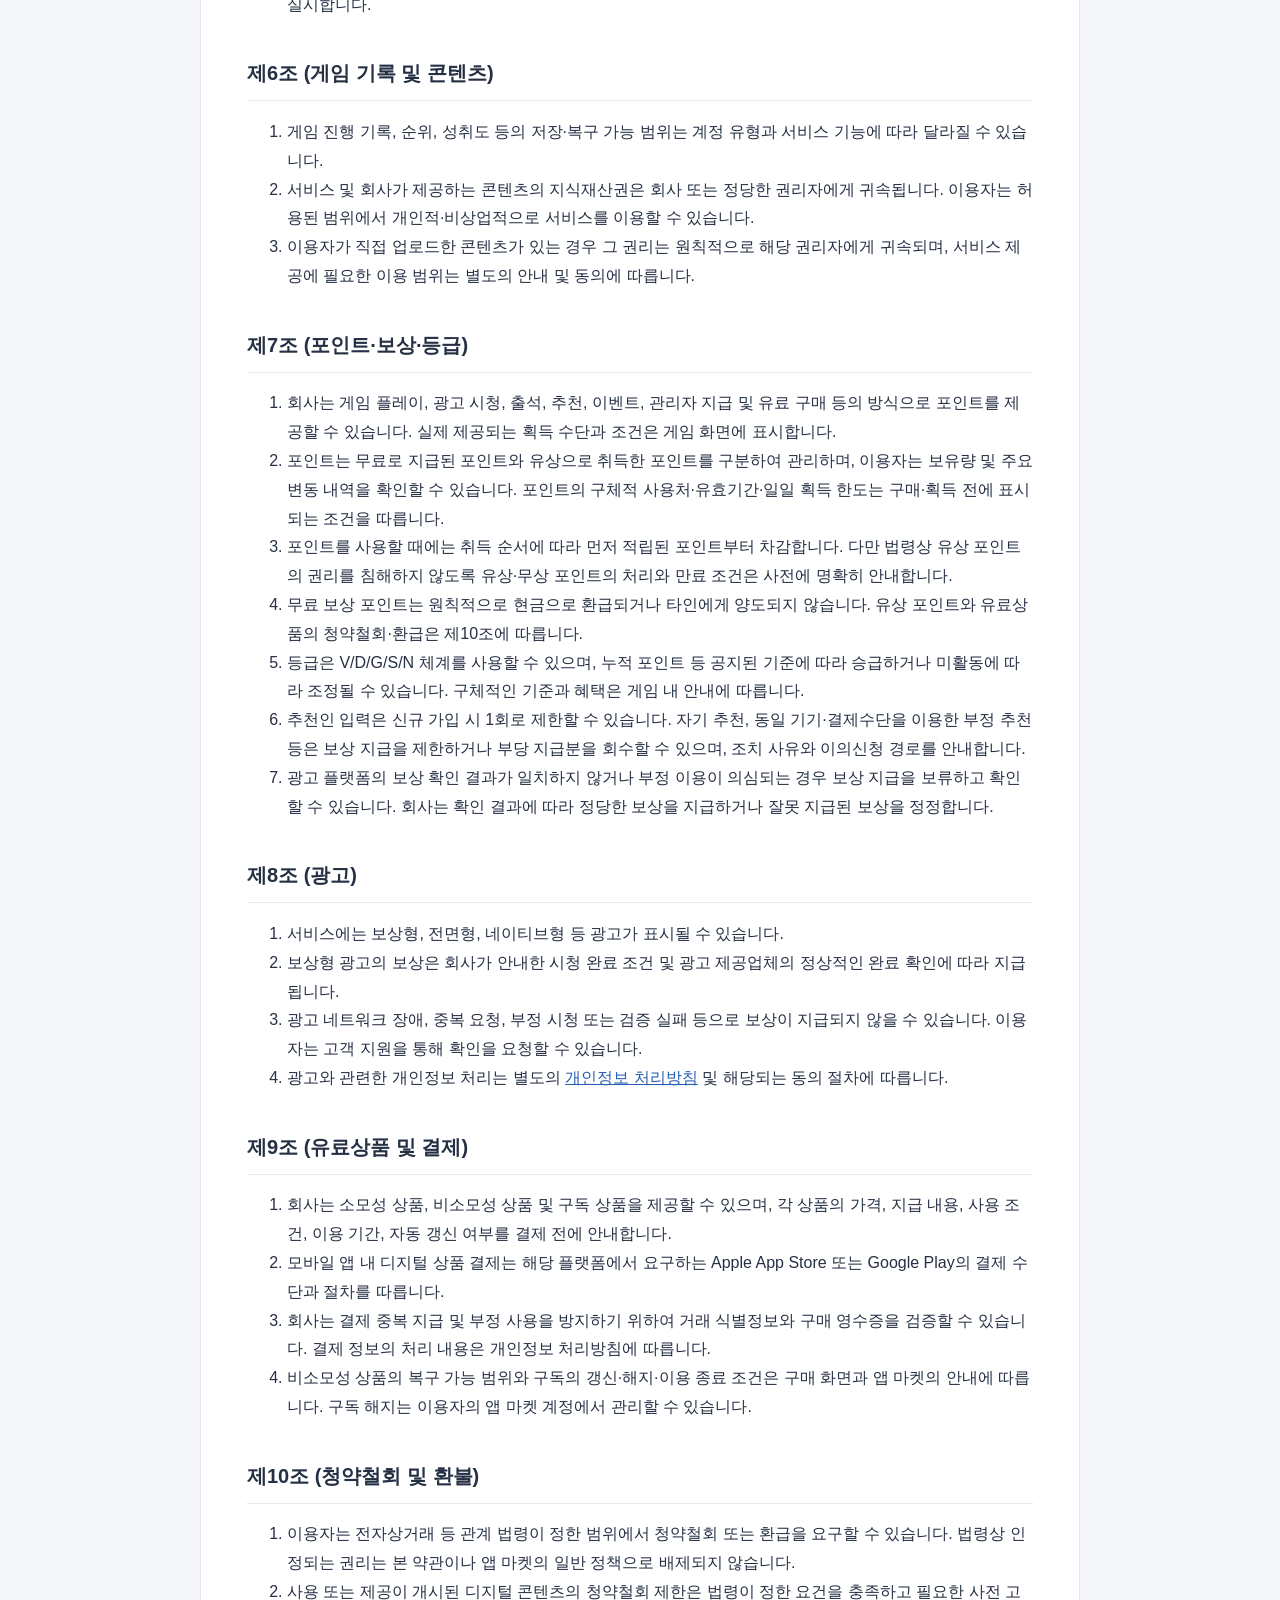
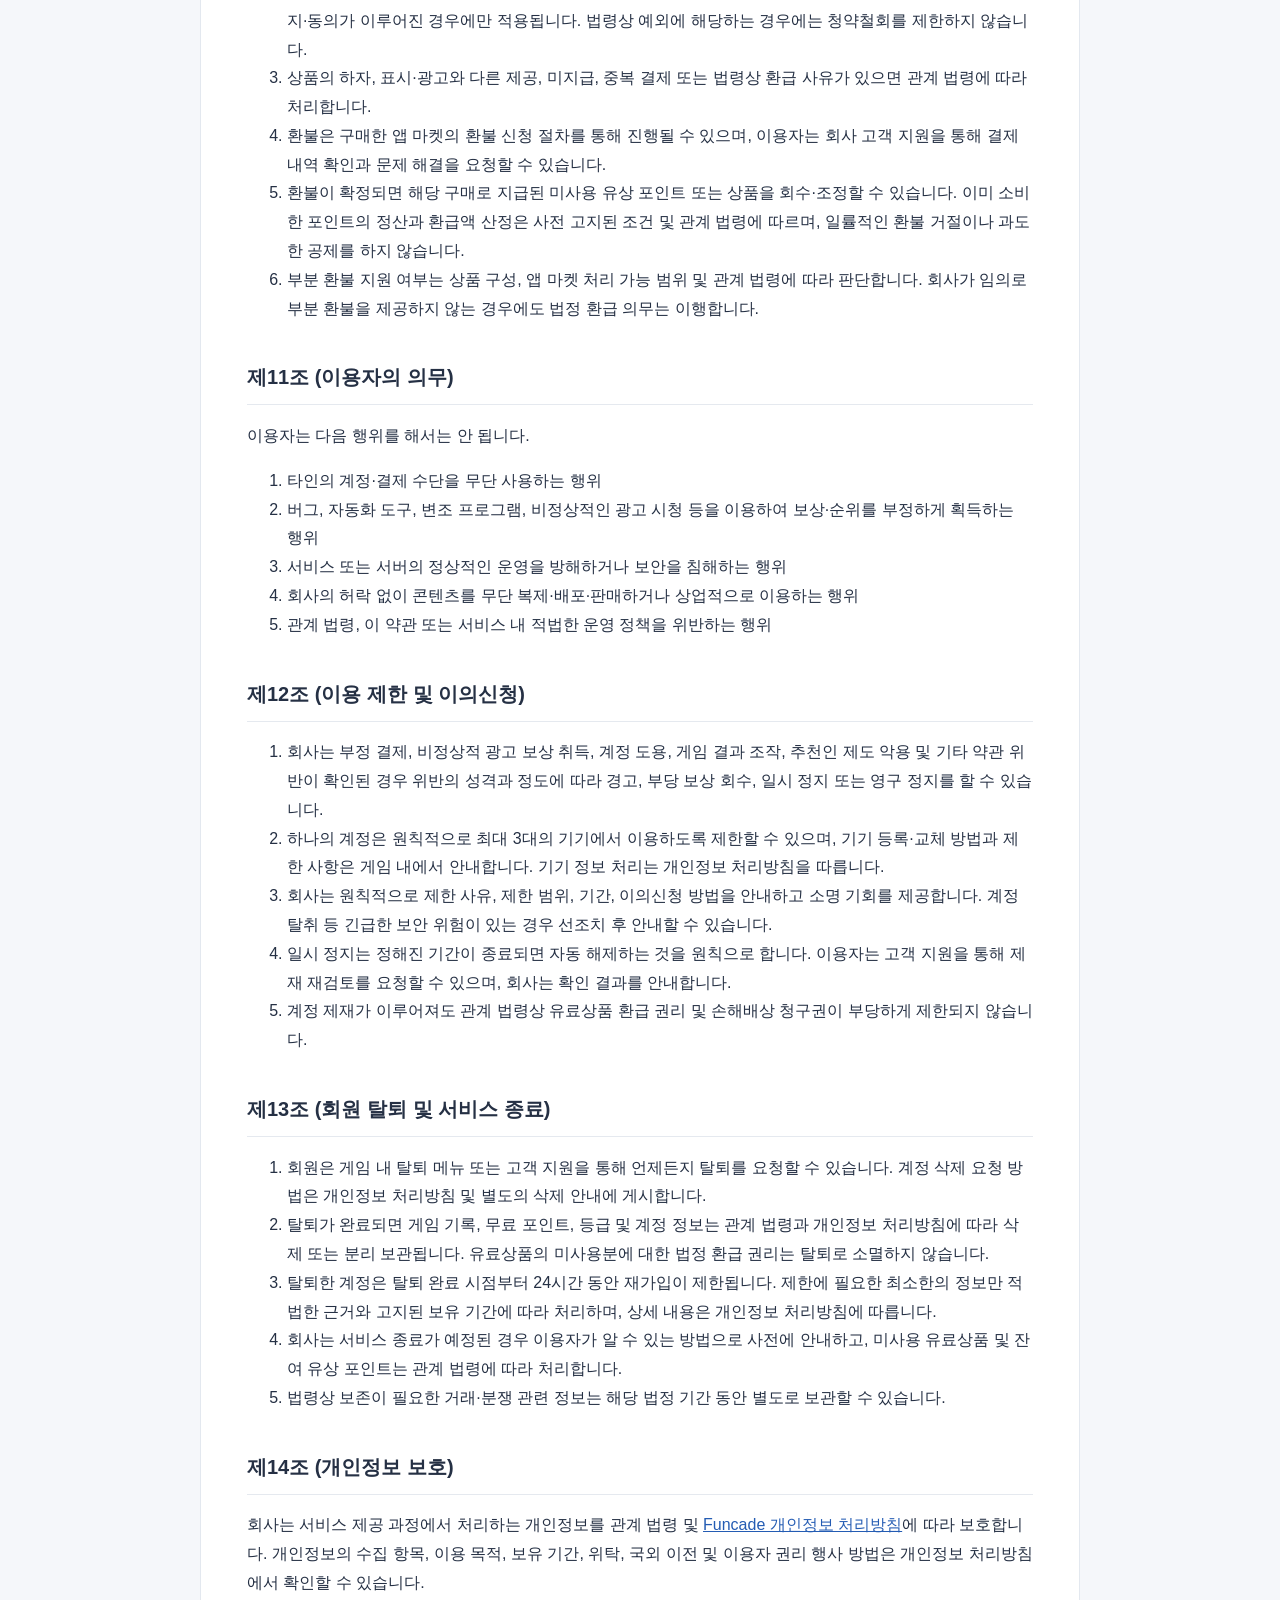
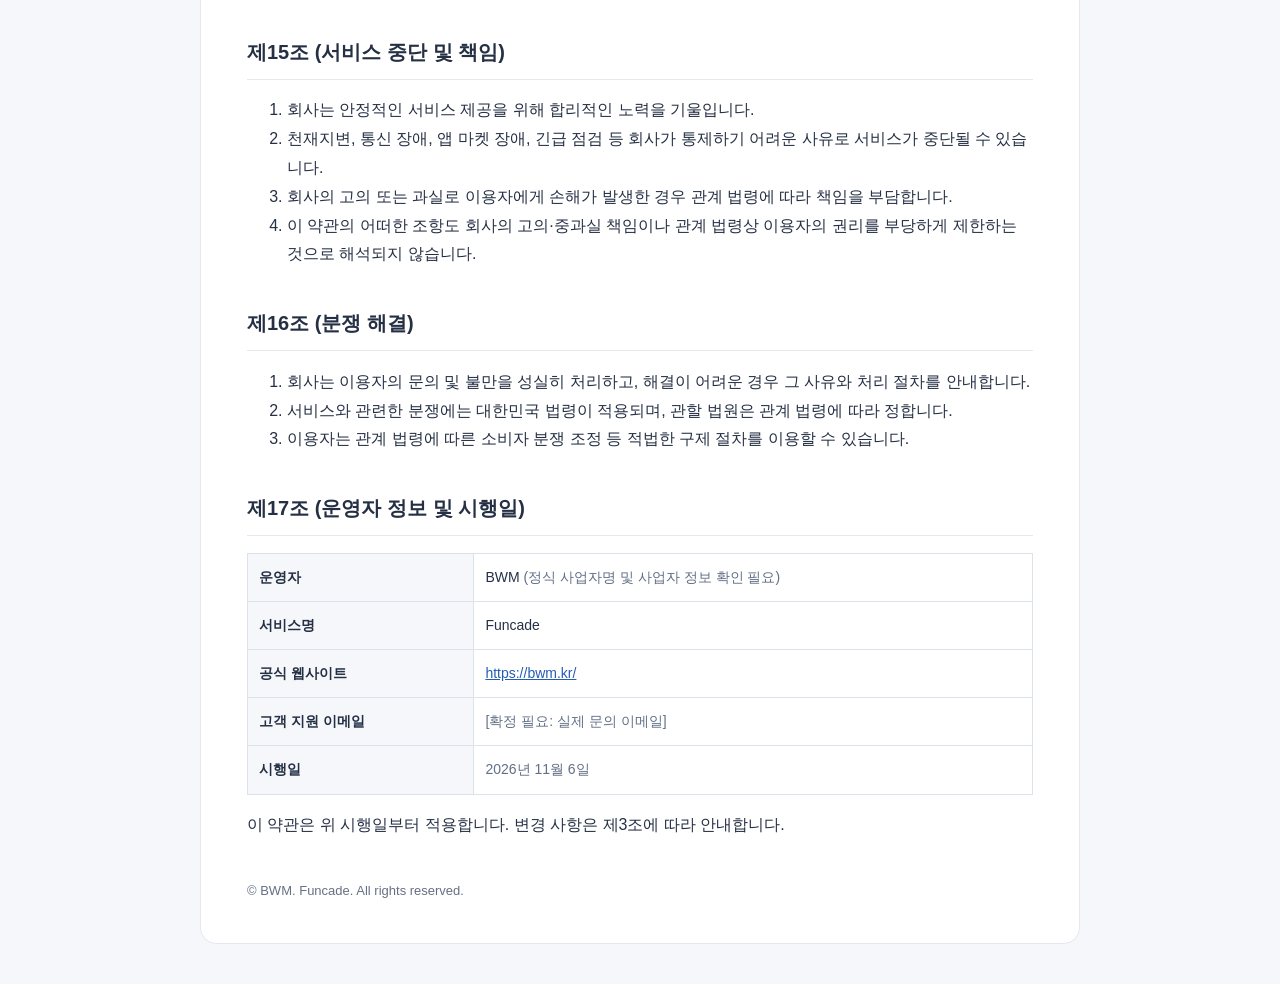
<file: funcade/terms.html>
<!DOCTYPE html>

<html lang="ko"><head><meta charset="utf-8"/><meta content="width=device-width, initial-scale=1" name="viewport"/><title>서비스 이용약관 | Funcade · BWM</title><style>:root{color-scheme:light}*{box-sizing:border-box}body{margin:0;background:#f5f7fa;color:#253044;font:16px/1.8 -apple-system,BlinkMacSystemFont,'Noto Sans KR',sans-serif}.wrap{max-width:880px;margin:40px auto;padding:40px 46px;background:white;border:1px solid #e3e8ef;border-radius:16px}h1{font-size:30px;line-height:1.3}h2{font-size:20px;margin-top:36px;border-bottom:1px solid #e5e9ef;padding-bottom:9px}p,li{overflow-wrap:anywhere}.muted{color:#627086}.note{background:#f0f5ff;border-left:4px solid #4269ba;padding:14px 18px;border-radius:5px}table{width:100%;border-collapse:collapse;font-size:14px}th,td{border:1px solid #dce2e9;padding:11px;text-align:left;vertical-align:top}th{background:#f5f7fa}a{color:#245cb3}footer{margin-top:40px;color:#667085;font-size:13px}@media(max-width:700px){.wrap{margin:0;padding:24px 18px;border:0;border-radius:0}h1{font-size:25px}table{display:block;overflow-x:auto;white-space:normal}}@media print{body{background:#fff}.wrap{border:0;margin:0;padding:0;max-width:none}}</style></head><body><main class="wrap"><h1>서비스 이용약관</h1><p class="muted">BWM · Funcade | 시행일: 2026년 11월 6일</p><p>이 약관은 BWM이 제공하는 모바일 게임 Funcade의 이용 조건과 운영 기준을 안내합니다.</p><h2 id="a1">제1조 (목적)</h2><p>이 약관은 BWM(이하 “회사”)이 제공하는 모바일 게임 Funcade 및 이에 부수하는 서비스(이하 “서비스”)의 이용과 관련하여 회사와 이용자의 권리·의무 및 책임 사항, 이용 조건과 절차를 정하는 것을 목적으로 합니다.</p><h2 id="a2">제2조 (용어의 정의)</h2><ol><li>“이용자”란 이 약관에 따라 서비스를 이용하는 회원 및 게스트 이용자를 말합니다.</li><li>“회원”이란 회사가 제공하는 절차에 따라 계정을 생성하고 서비스를 이용하는 자를 말합니다.</li><li>“게스트”란 소셜 로그인 등 정식 계정 연동 없이 제한적으로 서비스를 이용하는 자를 말합니다.</li><li>“포인트”란 게임 참여, 광고 시청, 이벤트, 구매 등 회사가 정한 방법으로 부여하거나 이용할 수 있는 서비스 내 재화를 말합니다.</li><li>“유료상품”이란 앱 마켓 또는 서비스가 제공하는 적법한 결제 수단을 통해 대가를 지급하고 이용하는 상품을 말합니다.</li><li>“콘텐츠”란 게임, 화면, 이미지, 소리, 텍스트, 데이터 등 서비스에서 제공되는 모든 자료를 말합니다.</li></ol><h2 id="a3">제3조 (약관의 게시 및 변경)</h2><ol><li>회사는 이용자가 쉽게 확인할 수 있도록 서비스 내 또는 공식 웹사이트에 이 약관을 게시합니다.</li><li>회사는 관계 법령을 위반하지 않는 범위에서 약관을 변경할 수 있습니다. 변경 시 시행일, 변경 사유 및 내용을 합리적인 기간 전에 공지합니다.</li><li>이용자에게 불리하거나 중요한 변경은 관계 법령에 따른 고지·동의 절차를 거칩니다. 약관 변경만으로 법령상 필요한 동의를 갈음하지 않습니다.</li><li>이용자가 변경된 약관에 동의하지 않는 경우 서비스 이용을 중단하거나 회원 탈퇴를 신청할 수 있습니다.</li></ol><h2 id="a4">제4조 (계정 및 가입)</h2><ol><li>서비스는 지원되는 경우 Apple 또는 Google 계정으로 로그인하거나 게스트 모드로 이용할 수 있습니다. 실제 제공되는 로그인 방식은 앱 화면에 따릅니다.</li><li>회사는 계정 보안과 부정 이용 방지를 위해 계정별 기기 연결 수를 제한할 수 있으며, 현재 기획된 최대 연결 기기 수는 3대입니다. 시행 중인 제한과 변경 기준은 서비스 화면에서 안내합니다.</li><li>게스트 모드에서는 계정 복구, 포인트 적립, 기록 연동 등 일부 기능이 제한될 수 있습니다. 앱 삭제·기기 변경 시 게스트 데이터가 복구되지 않을 수 있으므로 회사는 이를 사전에 안내합니다.</li><li>타인의 명의를 도용하거나 허위 정보를 사용하는 등 부정한 방법으로 가입할 수 없습니다.</li><li>회사는 법령과 서비스 운영 정책에 따라 연령 제한 및 법정대리인 동의 절차를 적용할 수 있습니다.</li></ol><h2 id="a5">제5조 (서비스 제공 및 변경)</h2><ol><li>회사는 게임 플레이, 기록 관리, 보상, 이벤트, 고객 지원 등 Funcade에서 실제 제공하는 기능을 운영합니다.</li><li>회사는 운영상·기술상 필요에 따라 게임 규칙, 보상, 기능, 콘텐츠를 변경할 수 있습니다. 이용자에게 중대한 영향을 미치는 변경은 사전에 안내하며, 불가피한 경우 사후 안내할 수 있습니다.</li><li>점검, 장애, 통신 문제, 외부 플랫폼의 정책 변경 등으로 서비스 일부 또는 전부가 일시 중단될 수 있습니다.</li><li>서비스의 종료 또는 유료상품에 중대한 영향을 미치는 변경 시 관계 법령에 따른 통지와 정산·환급 조치를 실시합니다.</li></ol><h2 id="a6">제6조 (게임 기록 및 콘텐츠)</h2><ol><li>게임 진행 기록, 순위, 성취도 등의 저장·복구 가능 범위는 계정 유형과 서비스 기능에 따라 달라질 수 있습니다.</li><li>서비스 및 회사가 제공하는 콘텐츠의 지식재산권은 회사 또는 정당한 권리자에게 귀속됩니다. 이용자는 허용된 범위에서 개인적·비상업적으로 서비스를 이용할 수 있습니다.</li><li>이용자가 직접 업로드한 콘텐츠가 있는 경우 그 권리는 원칙적으로 해당 권리자에게 귀속되며, 서비스 제공에 필요한 이용 범위는 별도의 안내 및 동의에 따릅니다.</li></ol><h2 id="a7">제7조 (포인트·보상·등급)</h2><ol><li>회사는 게임 플레이, 광고 시청, 출석, 추천, 이벤트, 관리자 지급 및 유료 구매 등의 방식으로 포인트를 제공할 수 있습니다. 실제 제공되는 획득 수단과 조건은 게임 화면에 표시합니다.</li><li>포인트는 무료로 지급된 포인트와 유상으로 취득한 포인트를 구분하여 관리하며, 이용자는 보유량 및 주요 변동 내역을 확인할 수 있습니다. 포인트의 구체적 사용처·유효기간·일일 획득 한도는 구매·획득 전에 표시되는 조건을 따릅니다.</li><li>포인트를 사용할 때에는 취득 순서에 따라 먼저 적립된 포인트부터 차감합니다. 다만 법령상 유상 포인트의 권리를 침해하지 않도록 유상·무상 포인트의 처리와 만료 조건은 사전에 명확히 안내합니다.</li><li>무료 보상 포인트는 원칙적으로 현금으로 환급되거나 타인에게 양도되지 않습니다. 유상 포인트와 유료상품의 청약철회·환급은 제10조에 따릅니다.</li><li>등급은 V/D/G/S/N 체계를 사용할 수 있으며, 누적 포인트 등 공지된 기준에 따라 승급하거나 미활동에 따라 조정될 수 있습니다. 구체적인 기준과 혜택은 게임 내 안내에 따릅니다.</li><li>추천인 입력은 신규 가입 시 1회로 제한할 수 있습니다. 자기 추천, 동일 기기·결제수단을 이용한 부정 추천 등은 보상 지급을 제한하거나 부당 지급분을 회수할 수 있으며, 조치 사유와 이의신청 경로를 안내합니다.</li><li>광고 플랫폼의 보상 확인 결과가 일치하지 않거나 부정 이용이 의심되는 경우 보상 지급을 보류하고 확인할 수 있습니다. 회사는 확인 결과에 따라 정당한 보상을 지급하거나 잘못 지급된 보상을 정정합니다.</li></ol><h2 id="a8">제8조 (광고)</h2><ol><li>서비스에는 보상형, 전면형, 네이티브형 등 광고가 표시될 수 있습니다.</li><li>보상형 광고의 보상은 회사가 안내한 시청 완료 조건 및 광고 제공업체의 정상적인 완료 확인에 따라 지급됩니다.</li><li>광고 네트워크 장애, 중복 요청, 부정 시청 또는 검증 실패 등으로 보상이 지급되지 않을 수 있습니다. 이용자는 고객 지원을 통해 확인을 요청할 수 있습니다.</li><li>광고와 관련한 개인정보 처리는 별도의 <a href="./privacy.html">개인정보 처리방침</a> 및 해당되는 동의 절차에 따릅니다.</li></ol><h2 id="a9">제9조 (유료상품 및 결제)</h2><ol><li>회사는 소모성 상품, 비소모성 상품 및 구독 상품을 제공할 수 있으며, 각 상품의 가격, 지급 내용, 사용 조건, 이용 기간, 자동 갱신 여부를 결제 전에 안내합니다.</li><li>모바일 앱 내 디지털 상품 결제는 해당 플랫폼에서 요구하는 Apple App Store 또는 Google Play의 결제 수단과 절차를 따릅니다.</li><li>회사는 결제 중복 지급 및 부정 사용을 방지하기 위하여 거래 식별정보와 구매 영수증을 검증할 수 있습니다. 결제 정보의 처리 내용은 개인정보 처리방침에 따릅니다.</li><li>비소모성 상품의 복구 가능 범위와 구독의 갱신·해지·이용 종료 조건은 구매 화면과 앱 마켓의 안내에 따릅니다. 구독 해지는 이용자의 앱 마켓 계정에서 관리할 수 있습니다.</li></ol><h2 id="a10">제10조 (청약철회 및 환불)</h2><ol><li>이용자는 전자상거래 등 관계 법령이 정한 범위에서 청약철회 또는 환급을 요구할 수 있습니다. 법령상 인정되는 권리는 본 약관이나 앱 마켓의 일반 정책으로 배제되지 않습니다.</li><li>사용 또는 제공이 개시된 디지털 콘텐츠의 청약철회 제한은 법령이 정한 요건을 충족하고 필요한 사전 고지·동의가 이루어진 경우에만 적용됩니다. 법령상 예외에 해당하는 경우에는 청약철회를 제한하지 않습니다.</li><li>상품의 하자, 표시·광고와 다른 제공, 미지급, 중복 결제 또는 법령상 환급 사유가 있으면 관계 법령에 따라 처리합니다.</li><li>환불은 구매한 앱 마켓의 환불 신청 절차를 통해 진행될 수 있으며, 이용자는 회사 고객 지원을 통해 결제 내역 확인과 문제 해결을 요청할 수 있습니다.</li><li>환불이 확정되면 해당 구매로 지급된 미사용 유상 포인트 또는 상품을 회수·조정할 수 있습니다. 이미 소비한 포인트의 정산과 환급액 산정은 사전 고지된 조건 및 관계 법령에 따르며, 일률적인 환불 거절이나 과도한 공제를 하지 않습니다.</li><li>부분 환불 지원 여부는 상품 구성, 앱 마켓 처리 가능 범위 및 관계 법령에 따라 판단합니다. 회사가 임의로 부분 환불을 제공하지 않는 경우에도 법정 환급 의무는 이행합니다.</li></ol><h2 id="a11">제11조 (이용자의 의무)</h2><p>이용자는 다음 행위를 해서는 안 됩니다.</p><ol><li>타인의 계정·결제 수단을 무단 사용하는 행위</li><li>버그, 자동화 도구, 변조 프로그램, 비정상적인 광고 시청 등을 이용하여 보상·순위를 부정하게 획득하는 행위</li><li>서비스 또는 서버의 정상적인 운영을 방해하거나 보안을 침해하는 행위</li><li>회사의 허락 없이 콘텐츠를 무단 복제·배포·판매하거나 상업적으로 이용하는 행위</li><li>관계 법령, 이 약관 또는 서비스 내 적법한 운영 정책을 위반하는 행위</li></ol><h2 id="a12">제12조 (이용 제한 및 이의신청)</h2><ol><li>회사는 부정 결제, 비정상적 광고 보상 취득, 계정 도용, 게임 결과 조작, 추천인 제도 악용 및 기타 약관 위반이 확인된 경우 위반의 성격과 정도에 따라 경고, 부당 보상 회수, 일시 정지 또는 영구 정지를 할 수 있습니다.</li><li>하나의 계정은 원칙적으로 최대 3대의 기기에서 이용하도록 제한할 수 있으며, 기기 등록·교체 방법과 제한 사항은 게임 내에서 안내합니다. 기기 정보 처리는 개인정보 처리방침을 따릅니다.</li><li>회사는 원칙적으로 제한 사유, 제한 범위, 기간, 이의신청 방법을 안내하고 소명 기회를 제공합니다. 계정 탈취 등 긴급한 보안 위험이 있는 경우 선조치 후 안내할 수 있습니다.</li><li>일시 정지는 정해진 기간이 종료되면 자동 해제하는 것을 원칙으로 합니다. 이용자는 고객 지원을 통해 제재 재검토를 요청할 수 있으며, 회사는 확인 결과를 안내합니다.</li><li>계정 제재가 이루어져도 관계 법령상 유료상품 환급 권리 및 손해배상 청구권이 부당하게 제한되지 않습니다.</li></ol><h2 id="a13">제13조 (회원 탈퇴 및 서비스 종료)</h2><ol><li>회원은 게임 내 탈퇴 메뉴 또는 고객 지원을 통해 언제든지 탈퇴를 요청할 수 있습니다. 계정 삭제 요청 방법은 개인정보 처리방침 및 별도의 삭제 안내에 게시합니다.</li><li>탈퇴가 완료되면 게임 기록, 무료 포인트, 등급 및 계정 정보는 관계 법령과 개인정보 처리방침에 따라 삭제 또는 분리 보관됩니다. 유료상품의 미사용분에 대한 법정 환급 권리는 탈퇴로 소멸하지 않습니다.</li><li>탈퇴한 계정은 탈퇴 완료 시점부터 24시간 동안 재가입이 제한됩니다. 제한에 필요한 최소한의 정보만 적법한 근거와 고지된 보유 기간에 따라 처리하며, 상세 내용은 개인정보 처리방침에 따릅니다.</li><li>회사는 서비스 종료가 예정된 경우 이용자가 알 수 있는 방법으로 사전에 안내하고, 미사용 유료상품 및 잔여 유상 포인트는 관계 법령에 따라 처리합니다.</li><li>법령상 보존이 필요한 거래·분쟁 관련 정보는 해당 법정 기간 동안 별도로 보관할 수 있습니다.</li></ol><h2 id="a14">제14조 (개인정보 보호)</h2><p>회사는 서비스 제공 과정에서 처리하는 개인정보를 관계 법령 및 <a href="./privacy.html">Funcade 개인정보 처리방침</a>에 따라 보호합니다. 개인정보의 수집 항목, 이용 목적, 보유 기간, 위탁, 국외 이전 및 이용자 권리 행사 방법은 개인정보 처리방침에서 확인할 수 있습니다.</p><h2 id="a15">제15조 (서비스 중단 및 책임)</h2><ol><li>회사는 안정적인 서비스 제공을 위해 합리적인 노력을 기울입니다.</li><li>천재지변, 통신 장애, 앱 마켓 장애, 긴급 점검 등 회사가 통제하기 어려운 사유로 서비스가 중단될 수 있습니다.</li><li>회사의 고의 또는 과실로 이용자에게 손해가 발생한 경우 관계 법령에 따라 책임을 부담합니다.</li><li>이 약관의 어떠한 조항도 회사의 고의·중과실 책임이나 관계 법령상 이용자의 권리를 부당하게 제한하는 것으로 해석되지 않습니다.</li></ol><h2 id="a16">제16조 (분쟁 해결)</h2><ol><li>회사는 이용자의 문의 및 불만을 성실히 처리하고, 해결이 어려운 경우 그 사유와 처리 절차를 안내합니다.</li><li>서비스와 관련한 분쟁에는 대한민국 법령이 적용되며, 관할 법원은 관계 법령에 따라 정합니다.</li><li>이용자는 관계 법령에 따른 소비자 분쟁 조정 등 적법한 구제 절차를 이용할 수 있습니다.</li></ol><h2 id="a17">제17조 (운영자 정보 및 시행일)</h2><table><tbody><tr><th scope="row">운영자</th><td>BWM <span class="muted">(정식 사업자명 및 사업자 정보 확인 필요)</span></td></tr><tr><th scope="row">서비스명</th><td>Funcade</td></tr><tr><th scope="row">공식 웹사이트</th><td><a href="https://bwm.kr/">https://bwm.kr/</a></td></tr><tr><th scope="row">고객 지원 이메일</th><td><span class="muted">[확정 필요: 실제 문의 이메일]</span></td></tr><tr><th scope="row">시행일</th><td><span class="muted">2026년 11월 6일</span></td></tr></tbody></table><p>이 약관은 위 시행일부터 적용합니다. 변경 사항은 제3조에 따라 안내합니다.</p><footer>© BWM. Funcade. All rights reserved.</footer></main></body></html>
</file>
<file: styles.css>
@import url('https://fonts.googleapis.com/css2?family=DM+Sans:wght@400;500;600;700;800&family=Manrope:wght@400;500;600;700;800&family=Noto+Sans+KR:wght@400;500;600;700&display=swap');
:root{--bg:#f7faf7;--surface:#fff;--ink:#122e29;--muted:#62736d;--line:#dfe9e3;--green:#009b78;--green-dark:#007e62;--soft:#e9f5ef;--card:#fff}html[data-theme=dark]{--bg:#101d1a;--surface:#182924;--ink:#eff9f3;--muted:#b0c2ba;--line:#344940;--soft:#203c33;--card:#1b302a}*{box-sizing:border-box}html{scroll-behavior:smooth}body{margin:0;background:var(--bg);color:var(--ink);font-family:Manrope,'Noto Sans KR',sans-serif;-webkit-font-smoothing:antialiased}a{color:inherit;text-decoration:none}button{font:inherit}.wrap{max-width:1320px;margin:auto;padding-left:48px;padding-right:48px}.header{position:absolute;top:0;left:0;right:0;z-index:10;color:white}.nav{height:106px;display:flex;align-items:center;justify-content:space-between;gap:30px}.logo{display:inline-flex;align-items:center;gap:13px;font-size:32px;letter-spacing:-2px;font-weight:800;line-height:1}.logo-dot{color:#b2f6a8}.logo-mark{width:34px;height:34px;display:grid;grid-template-columns:1fr 1fr;gap:3px;transform:rotate(-15deg)}.logo-mark i{background:currentColor;border-radius:4px}.logo-mark i:nth-child(2){opacity:.5;border-radius:12px 4px 4px 4px}.logo-mark i:nth-child(3){opacity:.7;border-radius:4px 4px 4px 12px}.nav-links{display:flex;gap:42px;margin-left:auto;margin-right:28px}.nav-links a{font-size:13px;font-weight:700;opacity:.92;transition:opacity .2s}.nav-links a:hover{opacity:.6}.nav-actions{display:flex;align-items:center;gap:14px}.nav-contact{border:1px solid #ffffffa0;padding:14px 22px;font-size:12px;font-weight:800;white-space:nowrap}.nav-contact span{margin-left:15px}.theme-toggle{background:#ffffff16;border:1px solid #ffffff5c;color:white;width:42px;height:42px;cursor:pointer;border-radius:50%;font-size:20px}.moon{display:none}html[data-theme=dark] .sun{display:none}html[data-theme=dark] .moon{display:inline}.menu-btn{display:none}.hero{position:relative;background:#009b78;color:white;min-height:790px;overflow:hidden}.hero:before{content:"";position:absolute;inset:0 57% 0 0;background:#087f65;opacity:.66}.hero-glow{position:absolute;right:-15%;top:-25%;width:75vw;height:75vw;background:radial-gradient(circle,#3acaa44d,transparent 60%);pointer-events:none}.hero-grid{position:relative;display:grid;grid-template-columns:48% 52%;min-height:740px;align-items:center;padding-top:112px}.hero-copy{position:relative;z-index:2;padding:50px 0 85px}.eyebrow{display:flex;align-items:center;gap:12px;letter-spacing:2.2px;font-size:11px;font-weight:800;margin-bottom:34px}.live-dot{width:8px;height:8px;background:#bcf7ae;border-radius:50%;box-shadow:0 0 0 5px #ffffff1a}.hero h1{font-size:clamp(55px,5.7vw,88px);line-height:1.06;letter-spacing:-5px;margin:0 0 30px;font-weight:800;white-space:nowrap}.hero h1 em{font-style:normal;color:#c3f4c0}.hero-lead{font-size:19px;font-weight:700;line-height:1.8;letter-spacing:-.5px}.hero-sub{max-width:450px;font-size:14px;line-height:2;opacity:.83;word-break:keep-all}.hero-buttons{display:flex;gap:12px;flex-wrap:wrap;margin-top:39px}.btn{display:inline-flex;align-items:center;justify-content:space-between;gap:36px;padding:19px 24px;font-size:12px;font-weight:800;transition:transform .2s}.btn:hover{transform:translateY(-3px)}.btn-light{background:white;color:#006f57}.btn-outline{border:1px solid #ffffffa0}.hero-bottom{display:flex;align-items:center;gap:14px;letter-spacing:2px;font-size:9px;font-weight:700;opacity:.65;margin-top:85px}.hero-line{width:35px;height:1px;background:white}.hero-art{position:relative;height:640px;perspective:1000px}.orbit{position:absolute;border:1px solid #ffffff3d;border-radius:36px;transform:rotate(-29deg) skew(7deg);width:560px;height:350px;left:5%;top:19%}.orbit-two{width:510px;height:340px;top:30%;left:13%;opacity:.6}.phone{position:absolute;width:288px;height:554px;border-radius:43px;background:#163c35;border:9px solid #c4eee0;box-shadow:30px 45px 70px #005a4780,inset 0 0 0 2px #ffffff8a;transform:rotate(18deg) skewY(-3deg);top:45px;left:28%;padding:8px}.phone-screen{height:100%;background:#f9fbf5;border-radius:29px;padding:19px 17px;color:#193a33;overflow:hidden}.phone-top{display:flex;justify-content:space-between;font-size:10px;font-weight:800;margin-bottom:36px}.app-hello{font-size:12px;color:#60766b;display:flex;justify-content:space-between}.app-hello span{color:#009b78;font-size:21px}.app-title{font-size:22px;letter-spacing:-1px;line-height:1.25;margin:13px 0 23px}.app-title strong{color:#009b78}.app-feature{background:#d9f0df;border-radius:16px;padding:17px 12px;display:flex;align-items:center;gap:9px;font-size:10px;font-weight:800;line-height:1.6}.app-feature small{font-size:8px;font-weight:500;color:#688b77}.feature-sun{font-size:25px;color:#0a9b75}.app-feature b{margin-left:auto}.app-grid{display:grid;grid-template-columns:1fr 1fr;gap:10px;margin-top:14px}.app-card{height:135px;border-radius:15px;padding:15px;display:flex;flex-direction:column;justify-content:end}.app-card span{font-size:32px;margin-bottom:auto}.app-card b{font-size:14px}.app-card small{font-size:9px;margin-top:4px}.peach{background:#ffe6cc}.lilac{background:#e7e2fa}.app-tab{display:flex;justify-content:space-around;margin-top:22px;font-size:18px;color:#75978a}.floating{position:absolute;z-index:2;background:#fff;color:#1b3b33;box-shadow:0 20px 45px #005d485c;display:flex;gap:12px;align-items:center;padding:14px 20px;border-radius:14px;transform:rotate(-8deg)}.floating b,.floating small{display:block}.floating b{font-size:12px}.floating small{font-size:10px;color:#87958d;margin-top:4px}.tile-icon{font-size:23px;color:#009b78}.game-icon{color:#e29c4b}.float-a{right:-1%;top:17%}.float-b{left:3%;bottom:21%;transform:rotate(8deg)}.art-caption{position:absolute;bottom:20px;right:0;font-size:9px;letter-spacing:2px;font-weight:800;opacity:.7}.art-caption span{margin-left:12px}.hero-index{position:relative;display:flex;justify-content:space-between;font-size:10px;font-weight:800;letter-spacing:2px;opacity:.7;padding-bottom:28px}.section{padding:125px 0}.section-tag{font-size:11px;font-weight:800;letter-spacing:2px;color:#009b78;margin-bottom:35px}.intro-grid{display:grid;grid-template-columns:1fr 1fr;gap:90px}.section h2{font-size:clamp(39px,4vw,61px);letter-spacing:-3px;line-height:1.17;margin:0;font-weight:800}.section h2 span{color:#009b78}.intro-text{padding-top:58px}.intro-text .large{font-size:21px;font-weight:700;line-height:1.8;margin:0 0 24px;word-break:keep-all}.intro-text p:not(.large){font-size:14px;line-height:2;color:var(--muted);word-break:keep-all}.text-link{display:inline-block;border-bottom:1px solid #009b78;color:#009b78;font-weight:800;font-size:13px;padding-bottom:9px;margin-top:22px}.text-link span{margin-left:50px}.services{background:var(--soft)}.section-heading{display:flex;justify-content:space-between;align-items:end;gap:30px;margin-bottom:47px}.section-heading p{max-width:270px;color:var(--muted);font-size:13px;line-height:2;word-break:keep-all}.service-grid{display:grid;grid-template-columns:1fr 1fr;gap:26px}.service-card{background:var(--card);border:1px solid var(--line);overflow:hidden}.service-visual{height:350px;position:relative;display:flex;align-items:center;justify-content:center;overflow:hidden}.game-visual{background:#c5ebd4}.game-board{display:grid;grid-template-columns:repeat(3,1fr);gap:12px;transform:rotate(-12deg);padding:20px;background:#ffffff9e;border-radius:24px;box-shadow:22px 27px 0 #4d9f8273,25px 30px 40px #185f443d}.game-board span{display:grid;place-items:center;width:66px;height:66px;background:#f6fff5;border-radius:15px;color:#008c6c;font-size:29px}.game-board span:nth-child(3n){color:#edab68}.game-board span:nth-child(4n){background:#f9dfd3}.mini-bubble{position:absolute;right:12%;top:16%;background:#087e63;color:white;border-radius:40px;padding:13px 18px;font-size:11px;font-weight:800;transform:rotate(10deg)}.life-visual{background:#d8e8e5}.life-panel{position:relative;z-index:1;background:#fff;width:280px;border-radius:19px;padding:24px;box-shadow:23px 30px 0 #76b2a49c,35px 43px 35px #255a4d26;transform:rotate(8deg)}.panel-top{display:flex;justify-content:space-between;font-size:10px;font-weight:800;color:#719085}.panel-heading{font-size:22px;font-weight:800;line-height:1.25;margin:19px 0;color:#23443b}.panel-heading span{color:#00a47d}.panel-row{display:flex;gap:12px;align-items:center;border-top:1px solid #e6efeb;padding:10px 0;color:#375a4c;font-size:11px;font-weight:700}.panel-row i{font-style:normal;color:#00a17c;font-size:19px}.panel-row b{margin-left:auto}.life-circle{position:absolute;width:450px;height:450px;border:1px solid #ffffffaa;border-radius:50%}.service-info{padding:35px 36px 40px}.service-no{font-size:10px;letter-spacing:2px;color:#009b78;font-weight:800}.service-info h3{display:flex;justify-content:space-between;font-size:27px;letter-spacing:-1px;margin:16px 0}.service-info h3 span{color:#009b78}.service-info p{font-size:13px;line-height:1.9;color:var(--muted);min-height:77px;word-break:keep-all}.tags{display:flex;gap:8px;flex-wrap:wrap;margin-top:24px}.tags span{border:1px solid var(--line);border-radius:40px;padding:9px 14px;font-size:10px;color:var(--muted);font-weight:700}.project-note{color:var(--muted);font-size:11px;margin-top:24px}.values{background:#083f35;color:#fff}.light-tag{color:#8be2b9}.values-head{display:flex;align-items:end;justify-content:space-between;gap:30px}.values-head h2 span{color:#9ce9b9}.values-head p{font-size:13px;line-height:2;color:#b8d6c8;max-width:280px}.value-grid{display:grid;grid-template-columns:repeat(3,1fr);margin-top:80px;border-top:1px solid #ffffff44}.value{padding:40px 36px 5px 0;position:relative}.value:not(:last-child){border-right:1px solid #ffffff30;margin-right:35px}.value-icon{font-size:39px;color:#a3f1c5}.value-num{position:absolute;right:30px;top:45px;font-size:11px;color:#9ac7b5}.value h3{font-size:23px;margin:38px 0 12px}.value p{color:#b8d6c8;font-size:13px;line-height:1.9;max-width:280px;word-break:keep-all}.contact-grid{display:grid;grid-template-columns:1fr 1fr;gap:100px}.contact h2 span{color:#009b78}.contact p{color:var(--muted);font-size:14px;line-height:2;margin:30px 0}.contact-email{display:inline-flex;align-items:center;gap:32px;font-size:clamp(17px,2vw,25px);font-weight:800;border-bottom:2px solid #009b78;padding-bottom:12px;word-break:break-all}.contact-email span{color:#009b78}.contact-card{background:var(--soft);padding:35px 40px}.contact-card-top{display:flex;justify-content:space-between;font-size:10px;letter-spacing:2px;font-weight:800;color:#009b78;border-bottom:1px solid var(--line);padding-bottom:22px}.detail{display:grid;grid-template-columns:105px 1fr;gap:20px;padding:20px 0;border-bottom:1px solid var(--line)}.detail:last-child{border:0}.detail small{color:var(--muted);font-size:11px}.detail strong{font-size:12px;line-height:1.9;font-weight:700;word-break:keep-all}footer{background:#092d27;color:#fff;padding:55px 0}.footer-inner{display:grid;grid-template-columns:1fr 1fr;gap:24px;align-items:center}.footer-logo{font-size:27px}.footer-logo .logo-mark{width:28px;height:28px}.footer-inner p{font-size:12px;color:#a5c6b8;text-align:right}.footer-links{display:flex;gap:26px;font-size:11px;font-weight:700}.footer-inner small{color:#a5c6b8;text-align:right;font-size:11px}html[data-theme=dark] .intro,html[data-theme=dark] .contact{background:var(--bg)}html[data-theme=dark] .hero{background:#006c56}html[data-theme=dark] .hero:before{background:#064d42}html[data-theme=dark] .services{background:#172d26}html[data-theme=dark] .service-card{background:#1b302a}
@media(max-width:1050px){.wrap{padding-left:30px;padding-right:30px}.nav-links{gap:19px;margin-right:0}.hero-grid{grid-template-columns:52% 48%}.hero h1{font-size:clamp(47px,5.4vw,70px);letter-spacing:-3px}.phone{left:15%;transform:rotate(13deg) scale(.85)}.float-a{right:-5%}.intro-grid,.contact-grid{gap:40px}}
@media(max-width:750px){.wrap{padding-left:22px;padding-right:22px}.nav{height:76px}.logo{font-size:27px}.logo-mark{width:29px;height:29px}.nav-contact{display:none}.menu-btn{display:flex;flex-direction:column;justify-content:center;gap:6px;background:none;border:0;padding:10px;cursor:pointer}.menu-btn span{display:block;width:22px;height:2px;background:white}.nav-links{display:none;position:absolute;top:72px;left:16px;right:16px;background:#075c4c;flex-direction:column;gap:0;padding:10px 24px;box-shadow:0 16px 30px #003c3050}.nav-links.open{display:flex}.nav-links a{padding:17px 0;border-bottom:1px solid #ffffff25}.hero:before{inset:0 0 52% 0}.hero-grid{grid-template-columns:1fr;padding-top:110px}.hero-copy{padding:40px 0 10px}.hero h1{font-size:clamp(46px,10vw,76px);letter-spacing:-3px;white-space:normal}.hero-lead{font-size:16px}.hero-sub{font-size:13px}.hero-bottom{margin-top:42px}.hero-art{height:510px;max-width:500px;width:100%;margin:auto}.phone{left:27%;top:0;transform:rotate(14deg) scale(.77);transform-origin:top left}.float-a{right:0;top:60px}.float-b{left:1%;bottom:70px}.orbit{width:390px;height:260px;left:0;top:15%}.orbit-two{width:350px;height:240px;left:8%;top:27%}.art-caption{bottom:12px}.hero-index{padding-bottom:20px}.section{padding:80px 0}.section h2{font-size:clamp(37px,8vw,52px);letter-spacing:-2px}.intro-grid,.contact-grid,.service-grid{grid-template-columns:1fr}.intro-text{padding-top:0}.intro-text .large{font-size:18px}.section-heading,.values-head{display:block}.section-heading p,.values-head p{max-width:500px;margin-top:24px}.service-visual{height:300px}.value-grid{grid-template-columns:1fr;margin-top:45px}.value{padding:28px 0;border-bottom:1px solid #ffffff30}.value:not(:last-child){border-right:0;margin-right:0}.value h3{margin-top:15px}.value-num{top:35px}.contact-grid{gap:45px}.footer-inner{grid-template-columns:1fr}.footer-inner p,.footer-inner small{text-align:left}.footer-inner p{margin:0}.contact-card{padding:26px 22px}}
@media(max-width:390px){.hero h1{font-size:44px}.hero-art{height:455px}.phone{left:21%;transform:rotate(14deg) scale(.69)}.float-a{transform:scale(.8) rotate(-8deg);right:-7%}.float-b{transform:scale(.8) rotate(8deg);left:-7%}.detail{grid-template-columns:80px 1fr;gap:10px}.service-info{padding:27px 24px}}
@media(prefers-reduced-motion:reduce){html{scroll-behavior:auto}*{transition:none!important}}
</file>
